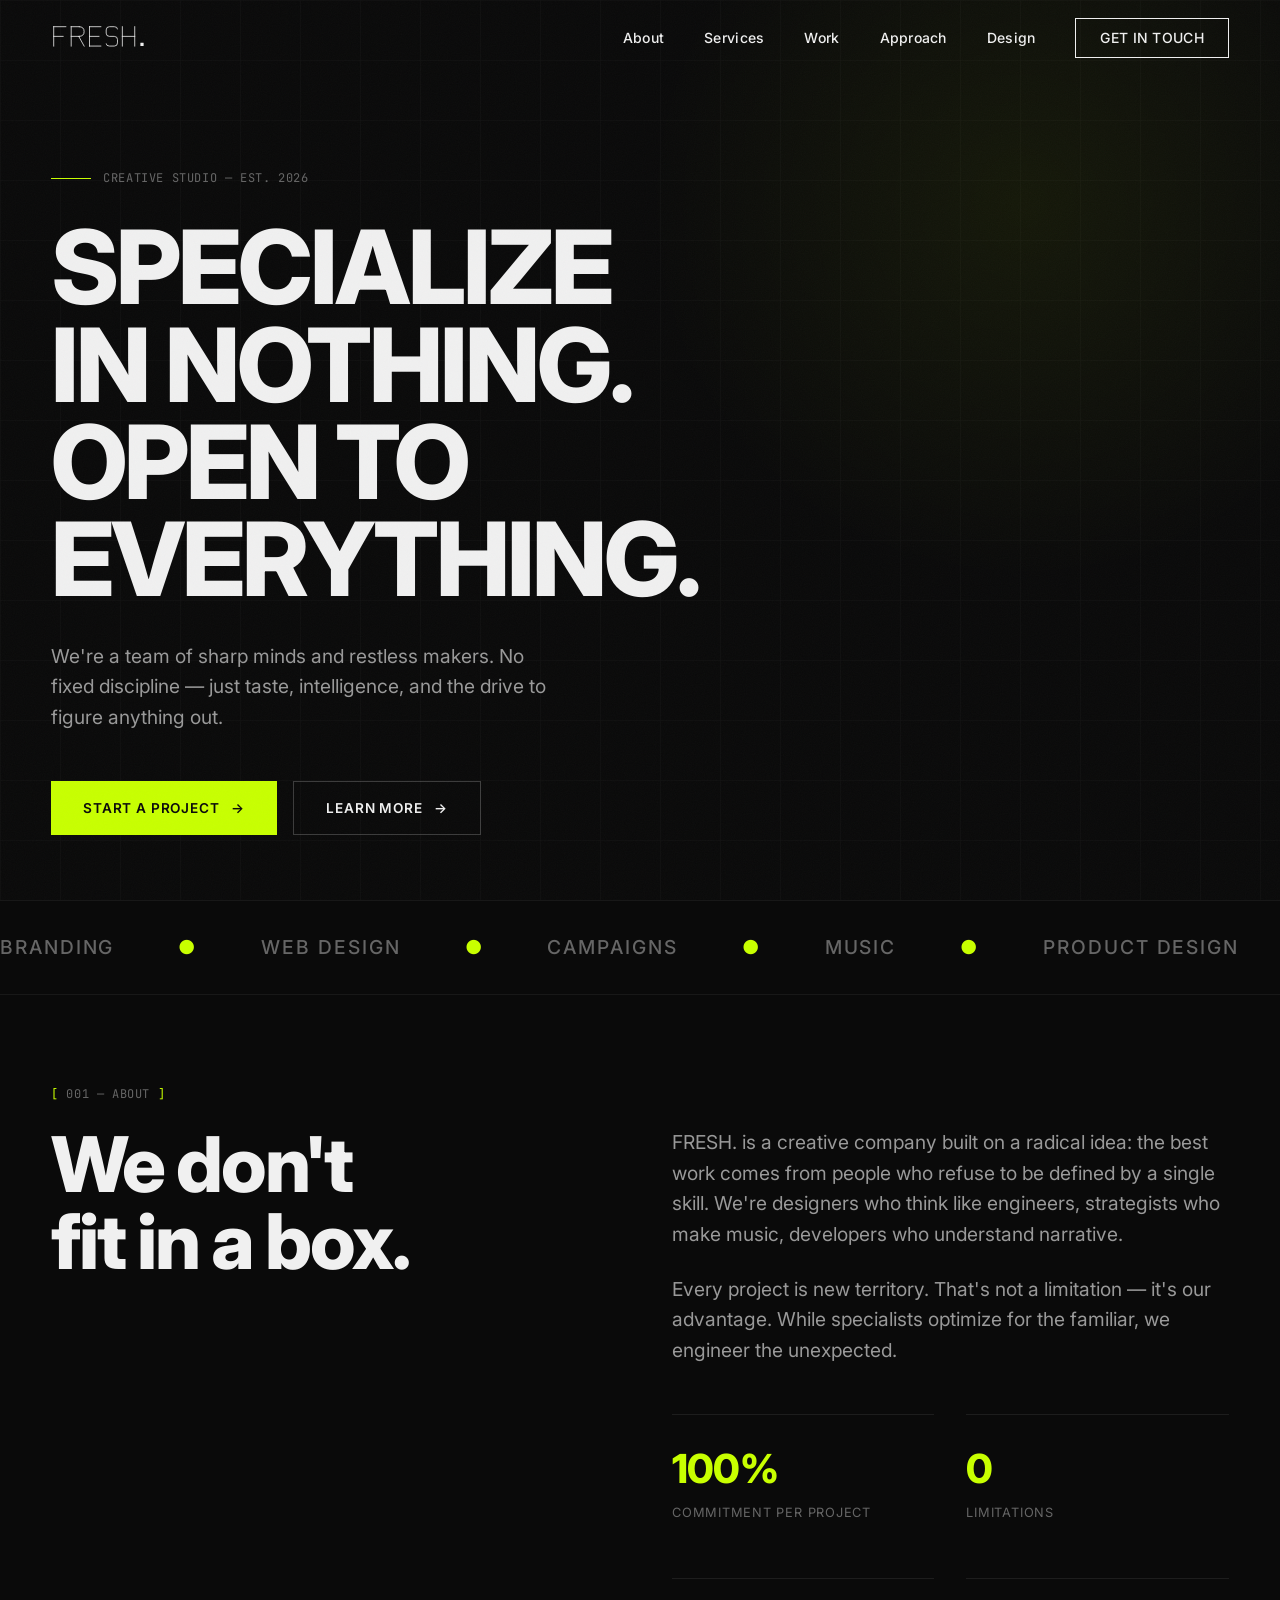
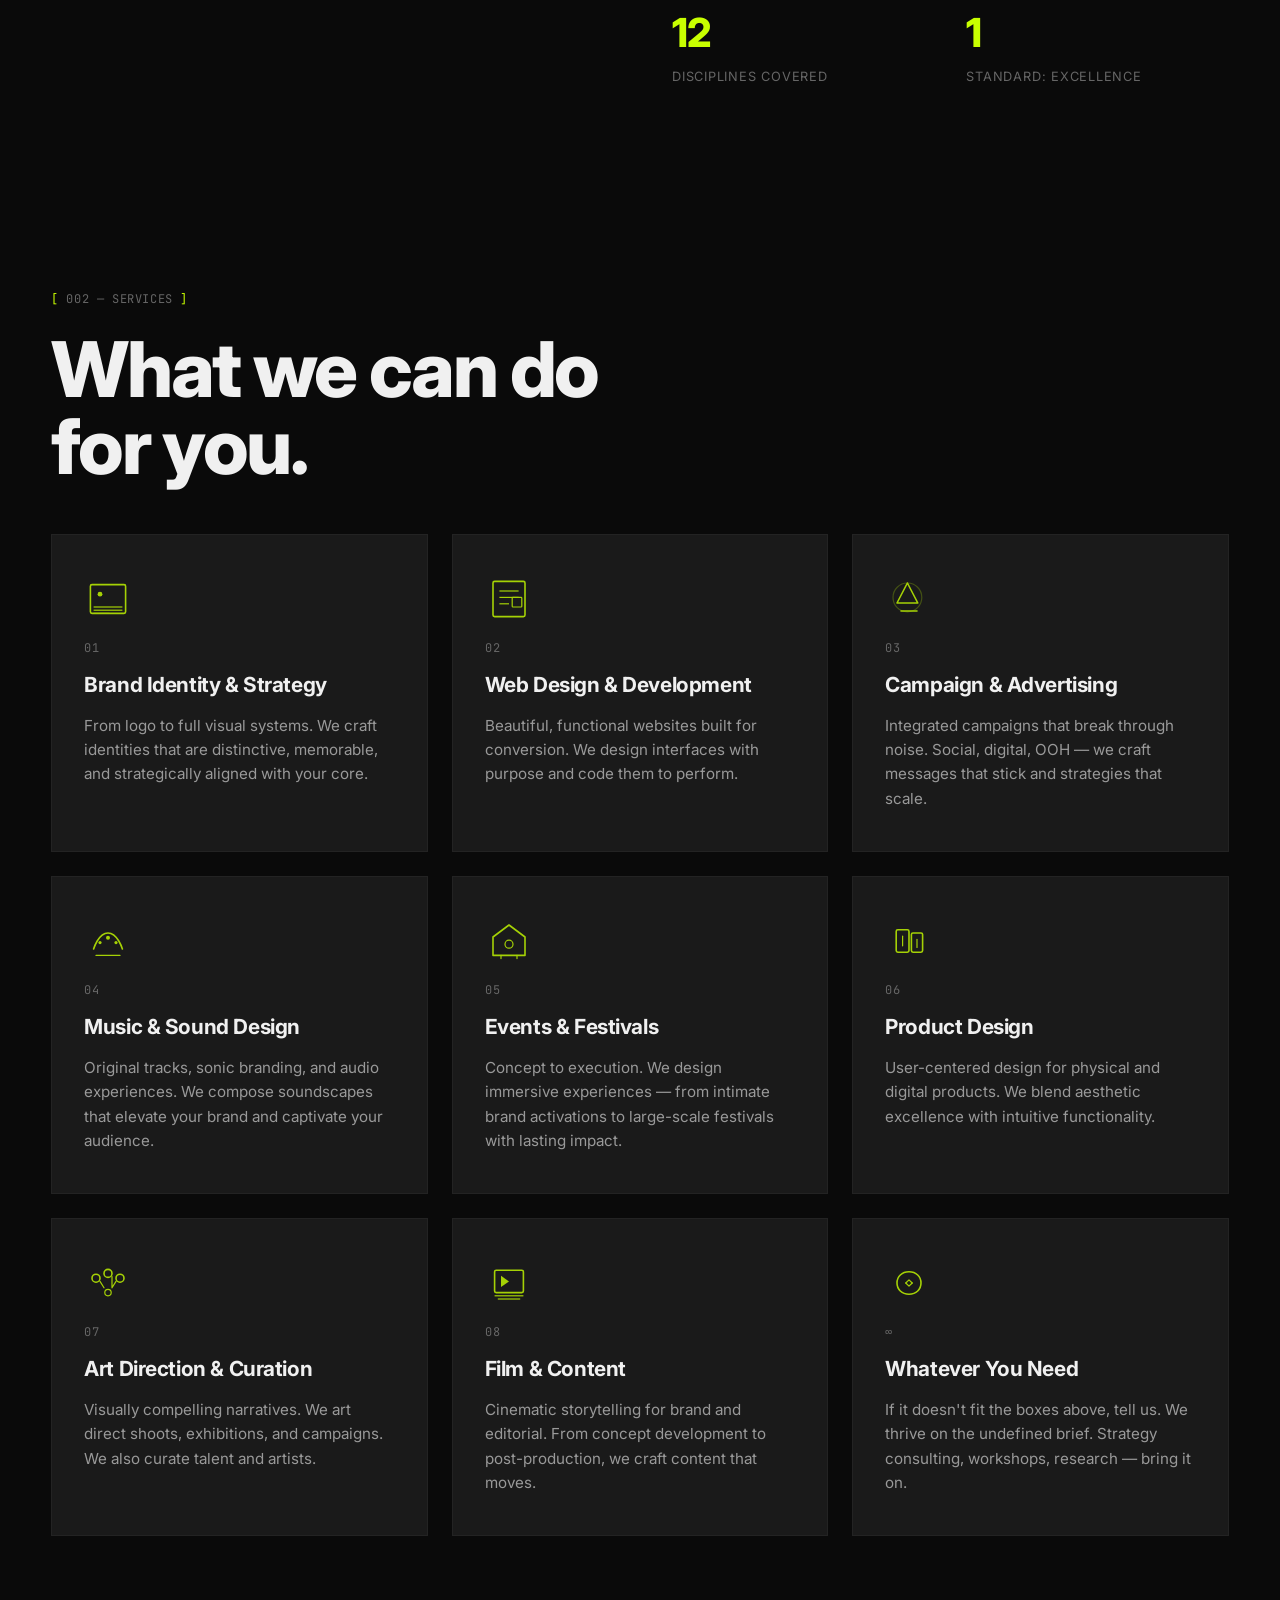
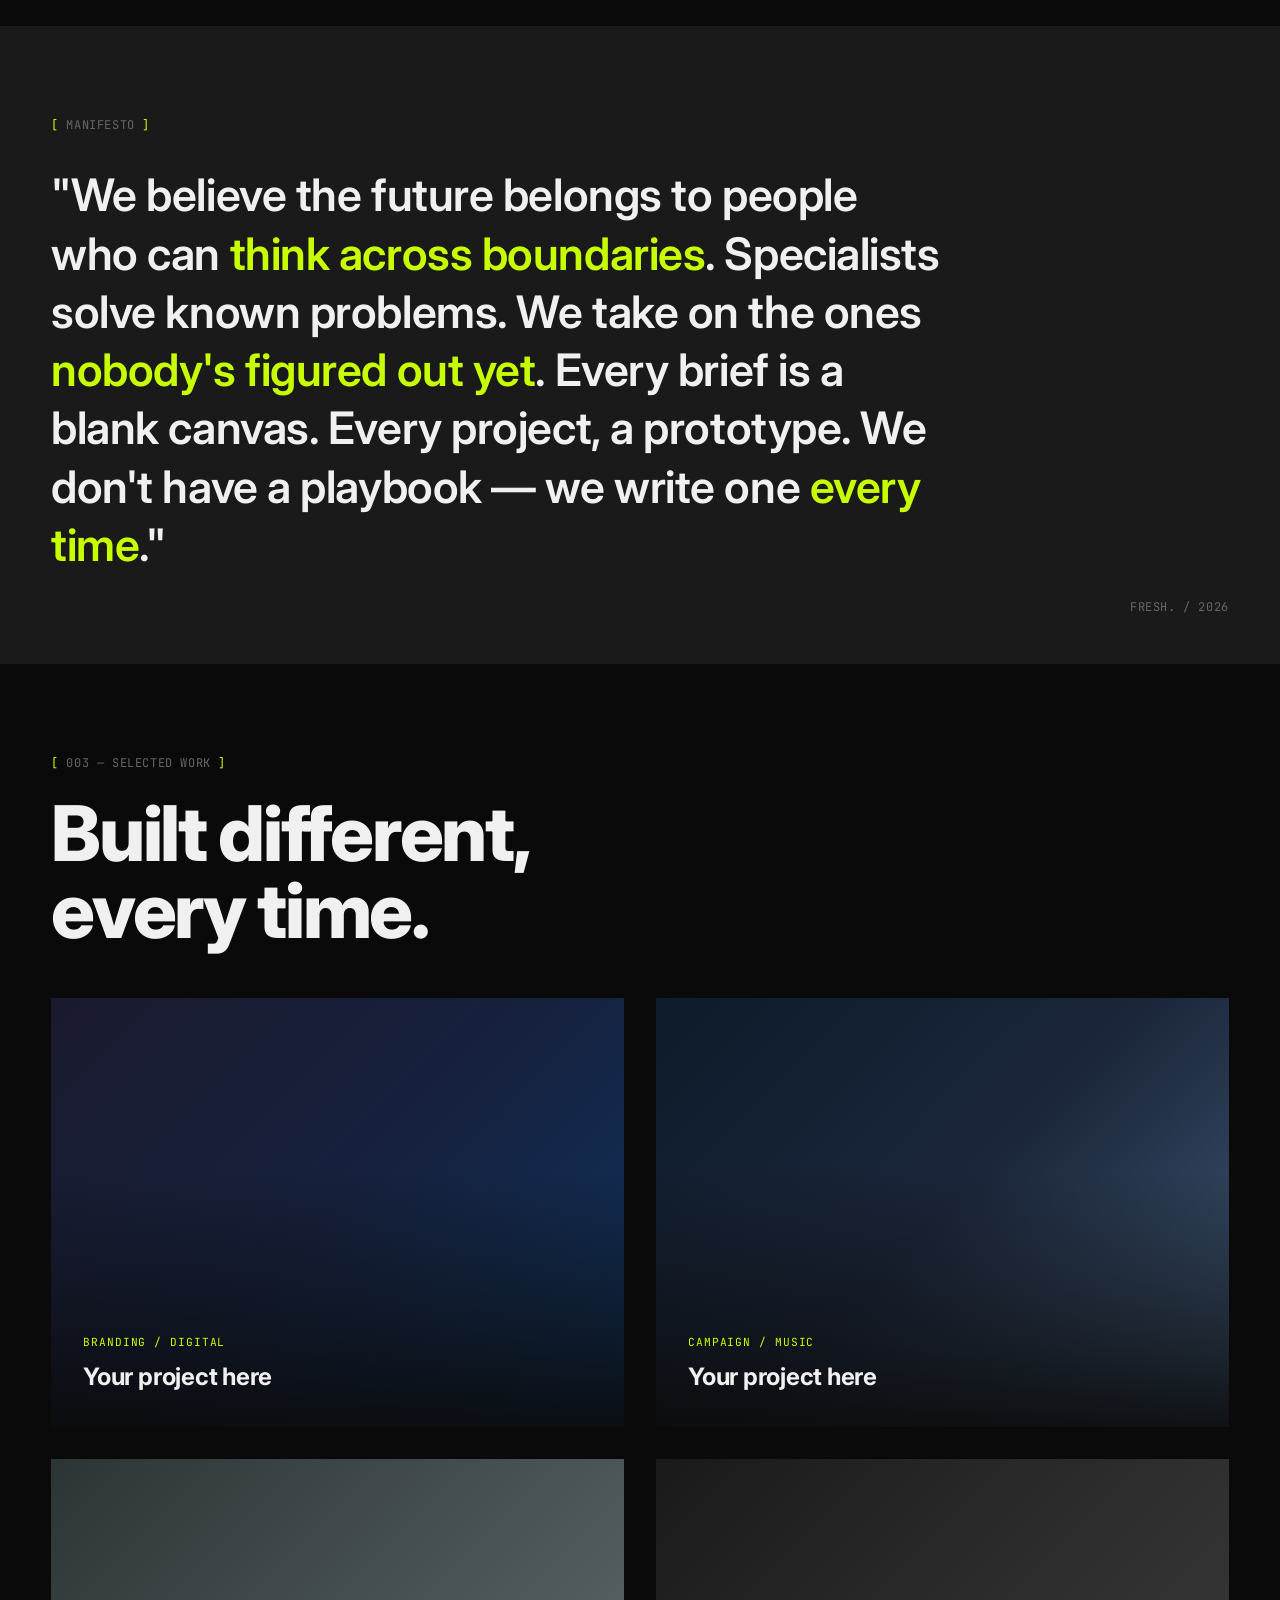
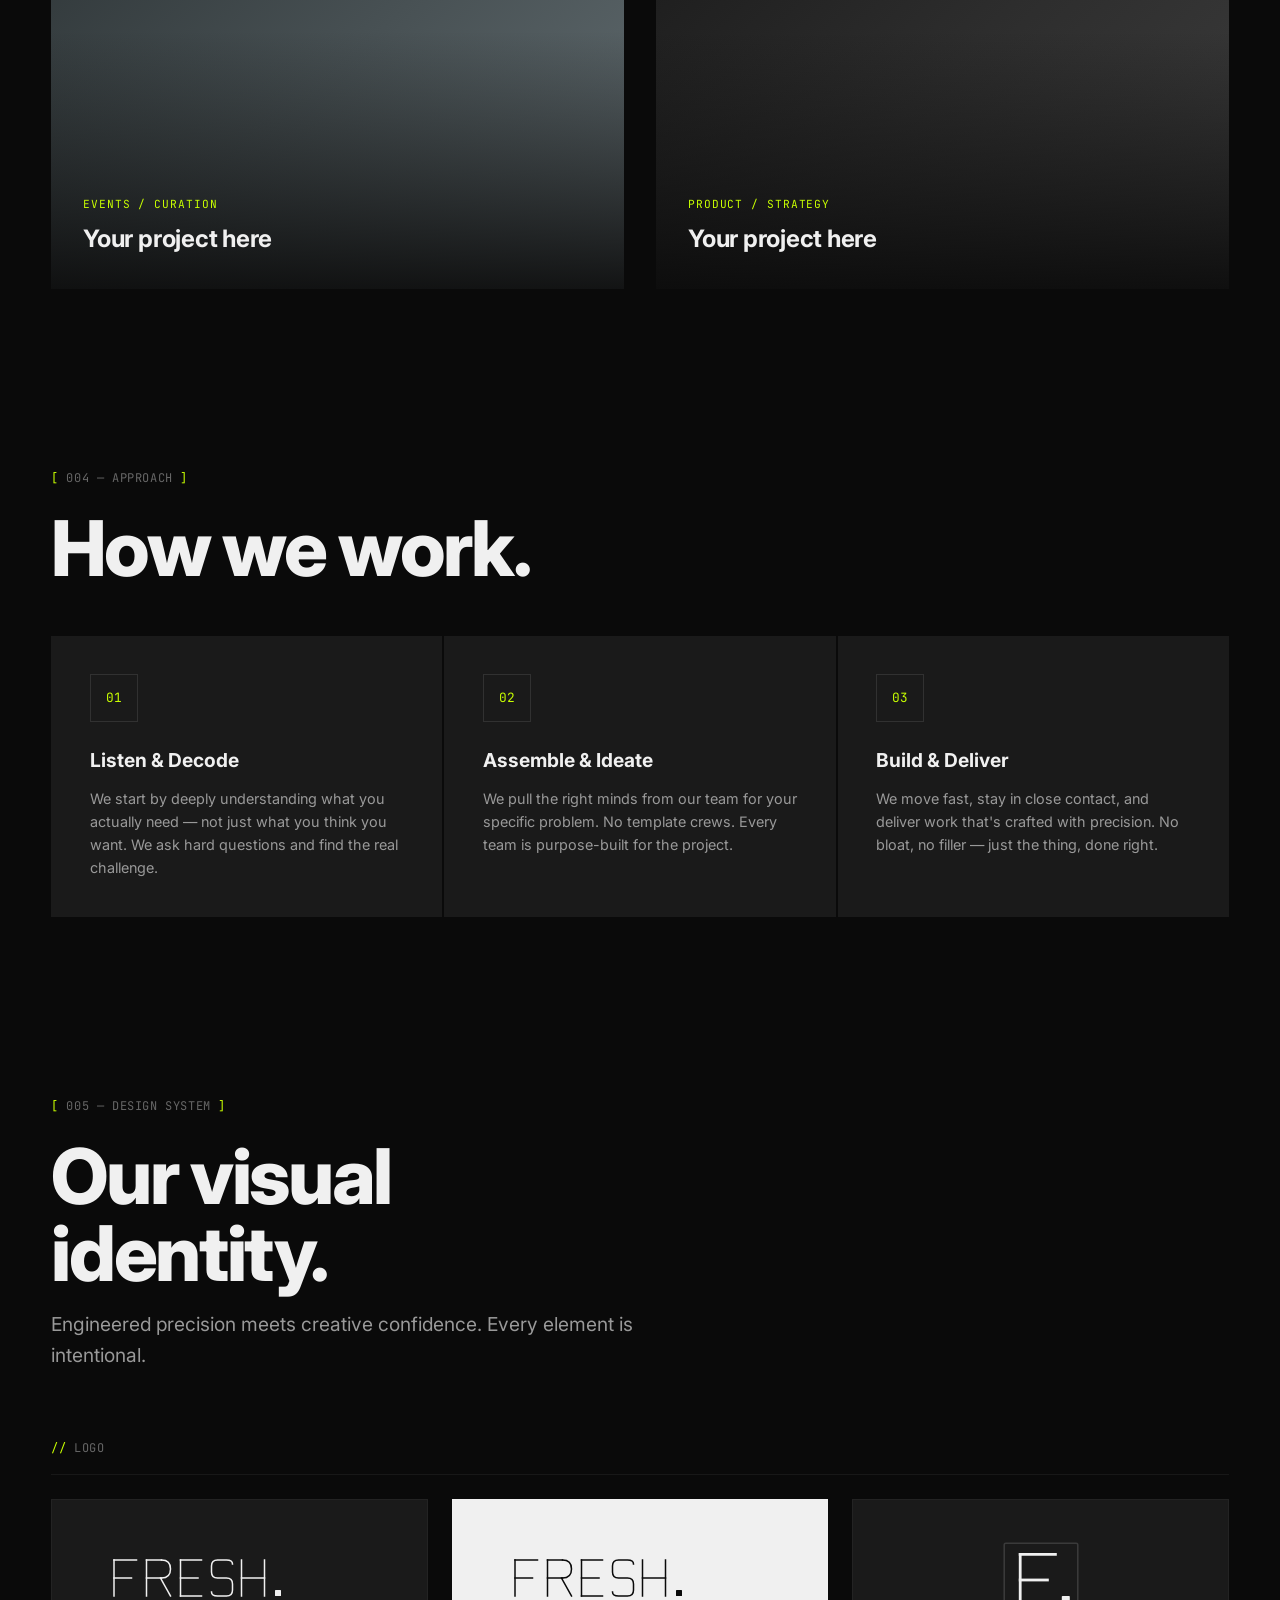
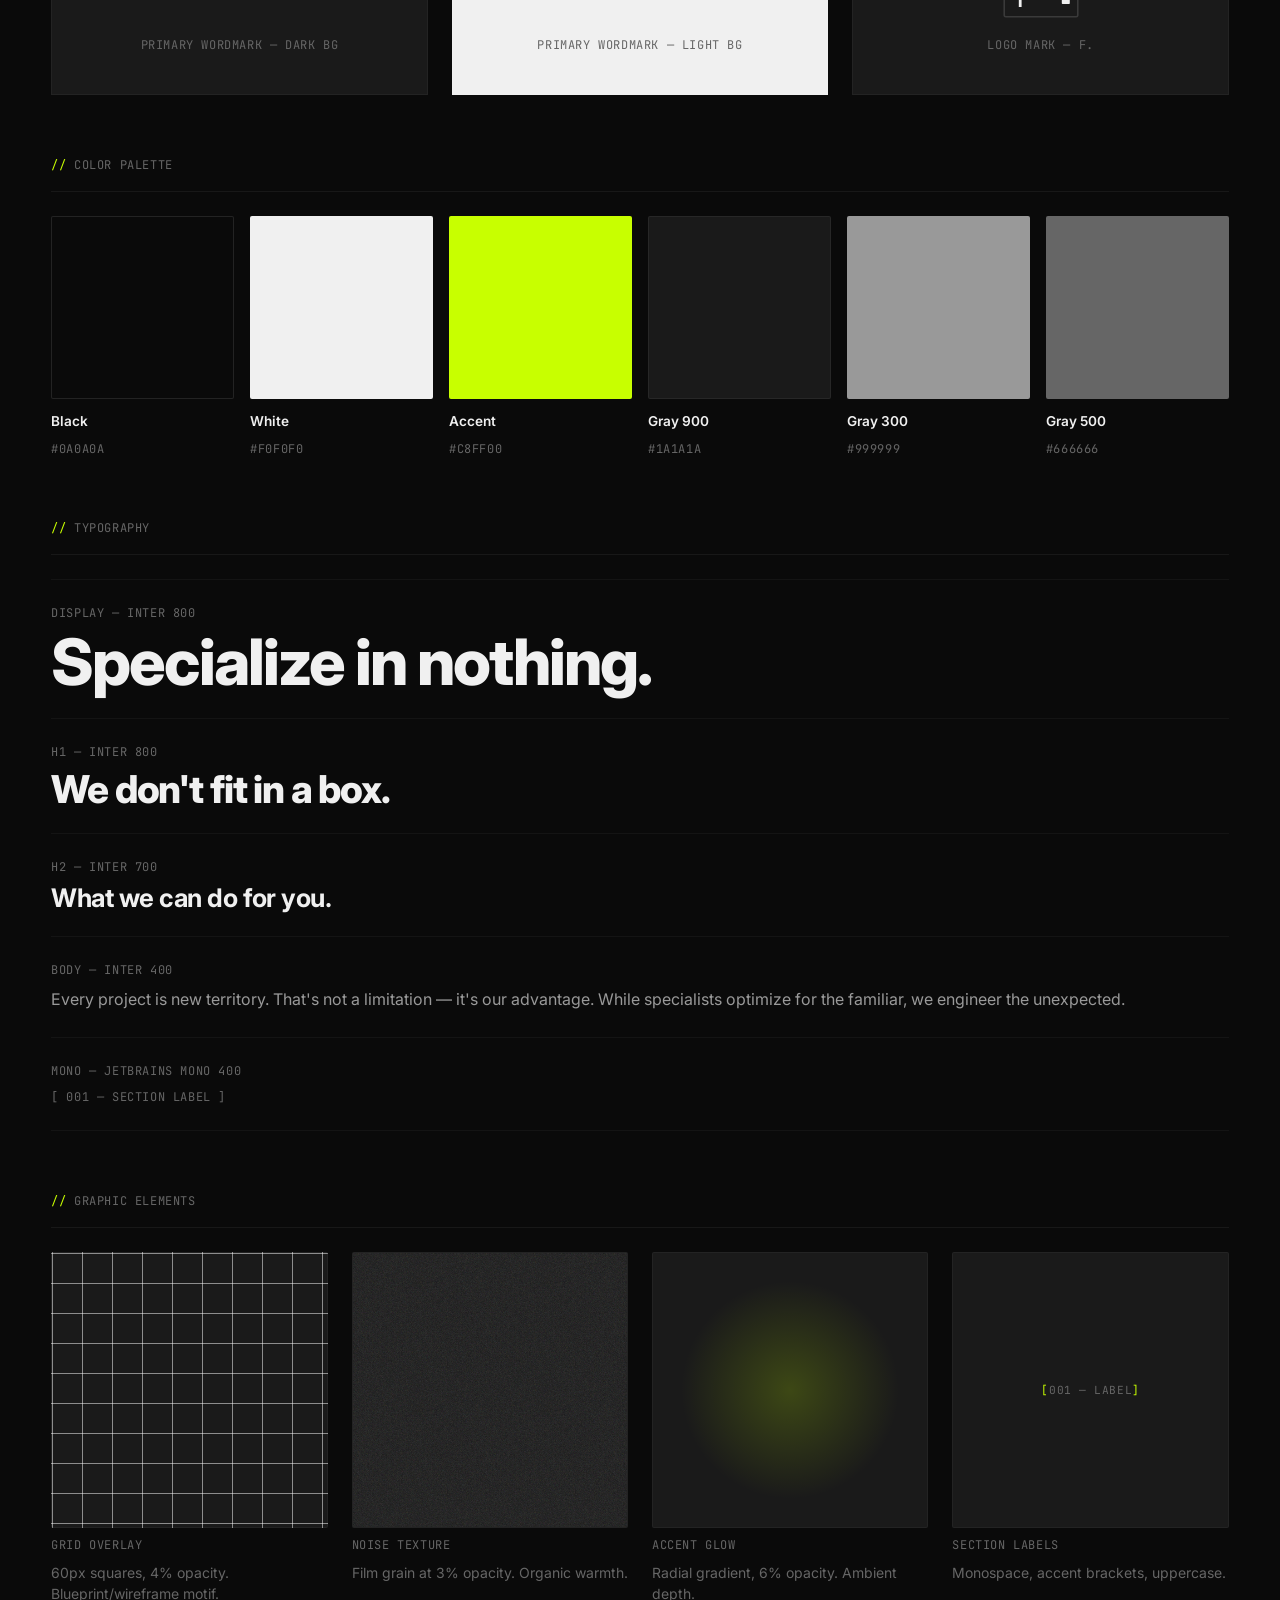
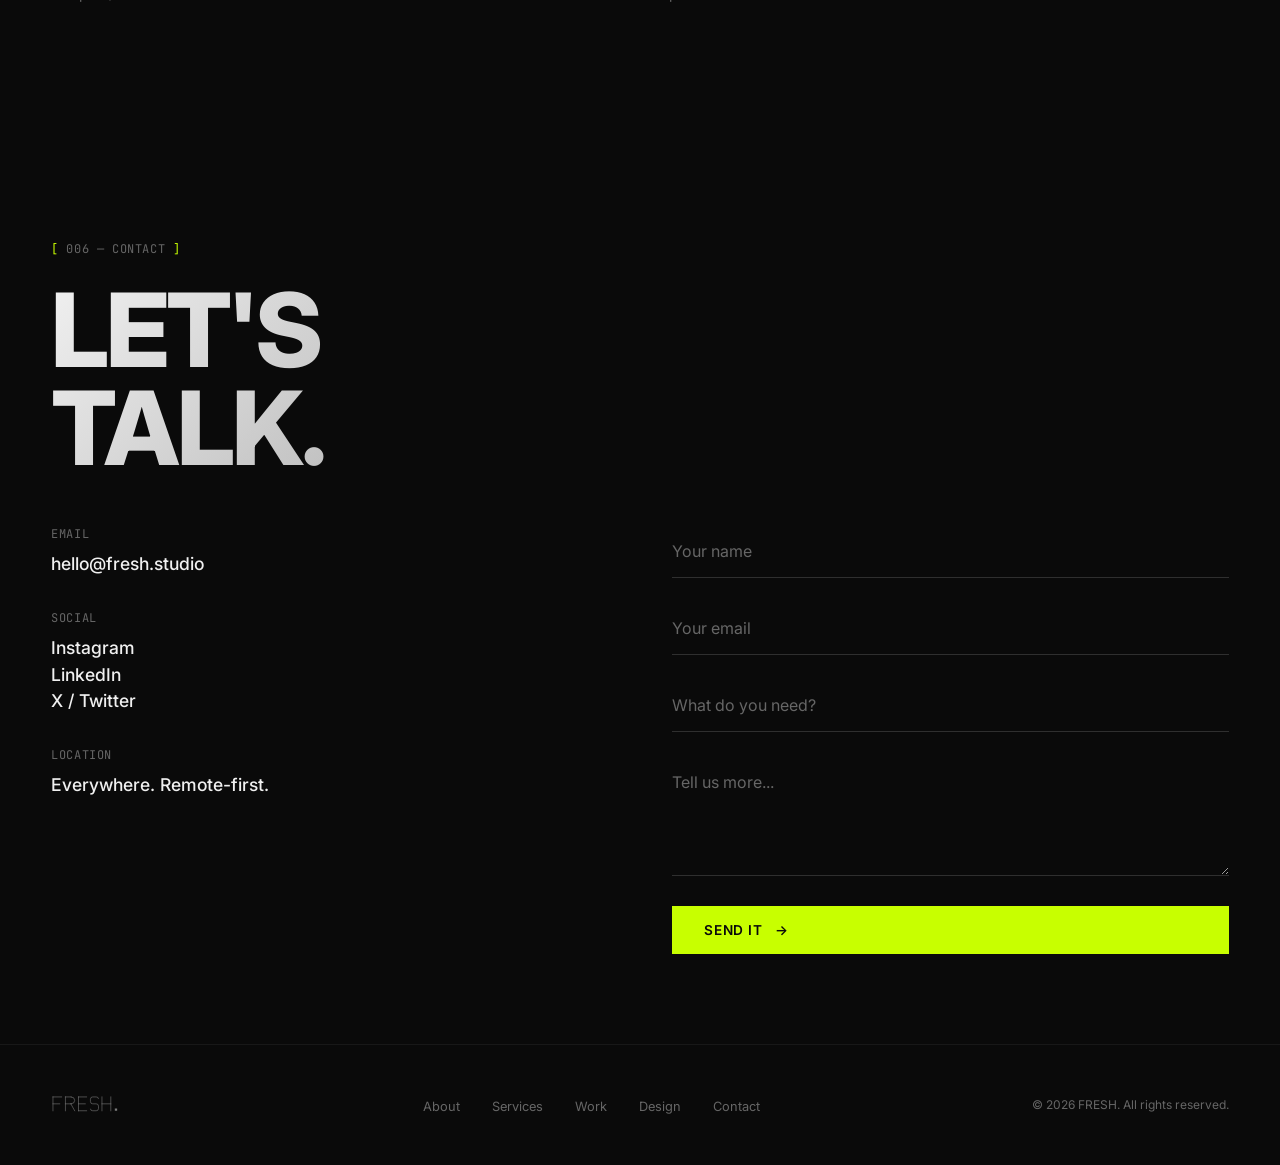
<file: index.html>
<!DOCTYPE html>
<html lang="en">
<head>
  <meta charset="UTF-8">
  <meta name="viewport" content="width=device-width, initial-scale=1.0">
  <title>FRESH. — Specialize in nothing. Open to everything.</title>
  <meta name="description" content="FRESH is a creative studio that refuses to specialize. Design, music, brand, digital, product — we figure it out, every time.">
  
  <!-- Fonts -->
  <link rel="preconnect" href="https://fonts.googleapis.com">
  <link rel="preconnect" href="https://fonts.gstatic.com" crossorigin>
  <link href="https://fonts.googleapis.com/css2?family=Inter:wght@400;500;600;700;800;900&family=JetBrains+Mono:wght@400;500;700&display=swap" rel="stylesheet">
  
  <!-- Favicon -->
  <link rel="icon" href="assets/logo-mark.svg" type="image/svg+xml">
  
  <!-- Styles -->
  <link rel="stylesheet" href="css/style.css">
</head>
<body>

  <!-- Noise overlay -->
  <div class="noise-overlay"></div>

  <!-- Cursor glow -->
  <div class="cursor-glow"></div>

  <!-- ========== NAVIGATION ========== -->
  <nav class="nav">
    <div class="container nav-inner">
      <a href="#" class="nav-logo">
        <svg viewBox="0 0 520 100" fill="none" xmlns="http://www.w3.org/2000/svg">
          <g stroke="currentColor" stroke-width="3" stroke-linecap="square" stroke-linejoin="miter" fill="none">
            <g><line x1="10" y1="10" x2="10" y2="82"/><line x1="10" y1="10" x2="55" y2="10"/><line x1="10" y1="46" x2="45" y2="46"/></g>
            <g transform="translate(75, 10)"><line x1="0" y1="0" x2="0" y2="72"/><line x1="0" y1="0" x2="30" y2="0"/><path d="M30,0 Q48,0 48,18 Q48,36 30,36"/><line x1="0" y1="36" x2="30" y2="36"/><line x1="28" y1="36" x2="48" y2="72"/></g>
            <g transform="translate(143, 10)"><line x1="0" y1="0" x2="0" y2="72"/><line x1="0" y1="0" x2="42" y2="0"/><line x1="0" y1="36" x2="35" y2="36"/><line x1="0" y1="72" x2="42" y2="72"/></g>
            <g transform="translate(205, 10)"><path d="M42,8 Q42,0 30,0 L12,0 Q0,0 0,12 L0,24 Q0,36 12,36 L30,36 Q42,36 42,48 L42,60 Q42,72 30,72 L12,72 Q0,72 0,64"/></g>
            <g transform="translate(265, 10)"><line x1="0" y1="0" x2="0" y2="72"/><line x1="46" y1="0" x2="46" y2="72"/><line x1="0" y1="36" x2="46" y2="36"/></g>
          </g>
          <rect x="332" y="70" width="12" height="12" rx="1" fill="currentColor"/>
        </svg>
      </a>

      <ul class="nav-links">
        <li><a href="#about">About</a></li>
        <li><a href="#services">Services</a></li>
        <li><a href="#work">Work</a></li>
        <li><a href="#approach">Approach</a></li>
        <li><a href="#design">Design</a></li>
        <li><a href="#contact" class="nav-cta">Get in touch</a></li>
      </ul>

      <button class="nav-toggle" aria-label="Toggle navigation">
        <span></span><span></span><span></span>
      </button>
    </div>
  </nav>

  <!-- ========== HERO ========== -->
  <section class="hero">
    <div class="hero-bg-grid"></div>
    <div class="hero-glow"></div>
    <div class="container hero-content">
      <div class="hero-label mono">
        <span class="line"></span>
        Creative studio — est. 2026
      </div>
      <h1 class="h-display hero-title">
        <span class="line-wrapper"><span class="line-inner">Specialize</span></span>
        <span class="line-wrapper"><span class="line-inner">in nothing.</span></span>
        <span class="line-wrapper"><span class="line-inner">Open to</span></span>
        <span class="line-wrapper"><span class="line-inner">everything.</span></span>
      </h1>
      <p class="body-lg hero-subtitle">
        We're a team of sharp minds and restless makers. No fixed discipline — just taste, 
        intelligence, and the drive to figure anything out.
      </p>
      <div class="hero-cta-group">
        <a href="#contact" class="btn btn-primary">
          Start a project <span class="arrow">→</span>
        </a>
        <a href="#about" class="btn btn-outline">
          Learn more <span class="arrow">→</span>
        </a>
      </div>
    </div>
  </section>

  <!-- ========== MARQUEE ========== -->
  <div class="marquee-section">
    <div class="marquee-track">
      <span>Branding</span><span class="dot">●</span>
      <span>Web Design</span><span class="dot">●</span>
      <span>Campaigns</span><span class="dot">●</span>
      <span>Music</span><span class="dot">●</span>
      <span>Product Design</span><span class="dot">●</span>
      <span>Festivals</span><span class="dot">●</span>
      <span>Art Direction</span><span class="dot">●</span>
      <span>Strategy</span><span class="dot">●</span>
      <span>Film</span><span class="dot">●</span>
      <span>Curation</span><span class="dot">●</span>
      <span>Whatever's Next</span><span class="dot">●</span>
    </div>
  </div>

  <!-- ========== ABOUT ========== -->
  <section id="about" class="section about">
    <div class="container">
      <div class="mono reveal" style="margin-bottom: 1.5rem;">
        <span class="accent-text">[</span> 001 — About <span class="accent-text">]</span>
      </div>
      <div class="about-grid">
        <div>
          <h2 class="h1 reveal">We don't<br>fit in a box.</h2>
        </div>
        <div class="about-lead">
          <p class="body-lg reveal reveal-delay-1">
            FRESH. is a creative company built on a radical idea: the best work comes from 
            people who refuse to be defined by a single skill. We're designers who think like 
            engineers, strategists who make music, developers who understand narrative.
          </p>
          <p class="body-lg reveal reveal-delay-2" style="margin-top: 1.5rem;">
            Every project is new territory. That's not a limitation — it's our advantage. 
            While specialists optimize for the familiar, we engineer the unexpected.
          </p>
          <div class="about-stats reveal reveal-delay-3">
            <div class="stat-item">
              <div class="stat-number" data-count="100" data-suffix="%">0%</div>
              <div class="stat-label">Commitment per project</div>
            </div>
            <div class="stat-item">
              <div class="stat-number" data-count="0" data-suffix="">0</div>
              <div class="stat-label">Limitations</div>
            </div>
            <div class="stat-item">
              <div class="stat-number" data-count="12" data-prefix="">0</div>
              <div class="stat-label">Disciplines covered</div>
            </div>
            <div class="stat-item">
              <div class="stat-number" data-count="1" data-suffix="">0</div>
              <div class="stat-label">Standard: excellence</div>
            </div>
          </div>
        </div>
      </div>
    </div>
  </section>

  <!-- ========== SERVICES ========== -->
  <section id="services" class="section">
    <div class="container">
      <div class="mono reveal" style="margin-bottom: 1.5rem;">
        <span class="accent-text">[</span> 002 — Services <span class="accent-text">]</span>
      </div>
      <h2 class="h1 reveal" style="margin-bottom: 3rem;">What we can do<br>for you.</h2>
      
      <div class="services-grid">
        <!-- Service 1 -->
        <div class="service-card reveal">
          <div class="service-card-icon">
            <svg viewBox="0 0 60 60" fill="none" xmlns="http://www.w3.org/2000/svg">
              <rect x="8" y="12" width="44" height="36" rx="2" stroke="currentColor" stroke-width="2"/>
              <circle cx="20" cy="24" r="3" fill="currentColor"/>
              <line x1="12" y1="40" x2="48" y2="40" stroke="currentColor" stroke-width="1.5"/>
              <line x1="12" y1="44" x2="48" y2="44" stroke="currentColor" stroke-width="1.5"/>
              <line x1="12" y1="48" x2="32" y2="48" stroke="currentColor" stroke-width="1.5"/>
            </svg>
          </div>
          <span class="service-number">01</span>
          <h3 class="service-name">Brand Identity & Strategy</h3>
          <p class="service-desc">From logo to full visual systems. We craft identities that are distinctive, memorable, and strategically aligned with your core.</p>
        </div>

        <!-- Service 2 -->
        <div class="service-card reveal reveal-delay-1">
          <div class="service-card-icon">
            <svg viewBox="0 0 60 60" fill="none" xmlns="http://www.w3.org/2000/svg">
              <rect x="10" y="8" width="40" height="44" rx="2" stroke="currentColor" stroke-width="2"/>
              <line x1="18" y1="20" x2="42" y2="20" stroke="currentColor" stroke-width="1.5"/>
              <line x1="18" y1="28" x2="42" y2="28" stroke="currentColor" stroke-width="1.5"/>
              <line x1="18" y1="36" x2="30" y2="36" stroke="currentColor" stroke-width="1.5"/>
              <rect x="34" y="28" width="12" height="12" rx="1" stroke="currentColor" stroke-width="1.5"/>
            </svg>
          </div>
          <span class="service-number">02</span>
          <h3 class="service-name">Web Design & Development</h3>
          <p class="service-desc">Beautiful, functional websites built for conversion. We design interfaces with purpose and code them to perform.</p>
        </div>

        <!-- Service 3 -->
        <div class="service-card reveal reveal-delay-2">
          <div class="service-card-icon">
            <svg viewBox="0 0 60 60" fill="none" xmlns="http://www.w3.org/2000/svg">
              <path d="M15 35L28 10L41 35M15 35H41M20 45H40" stroke="currentColor" stroke-width="2" stroke-linecap="round" stroke-linejoin="round"/>
              <circle cx="28" cy="28" r="18" fill="none" stroke="currentColor" stroke-width="1.5" opacity="0.3"/>
            </svg>
          </div>
          <span class="service-number">03</span>
          <h3 class="service-name">Campaign & Advertising</h3>
          <p class="service-desc">Integrated campaigns that break through noise. Social, digital, OOH — we craft messages that stick and strategies that scale.</p>
        </div>

        <!-- Service 4 -->
        <div class="service-card reveal reveal-delay-1">
          <div class="service-card-icon">
            <svg viewBox="0 0 60 60" fill="none" xmlns="http://www.w3.org/2000/svg">
              <path d="M12 40C12 40 18 20 30 20C42 20 48 40 48 40" stroke="currentColor" stroke-width="2" stroke-linecap="round"/>
              <circle cx="20" cy="32" r="2" fill="currentColor"/>
              <circle cx="30" cy="26" r="2.5" fill="currentColor"/>
              <circle cx="40" cy="32" r="2" fill="currentColor"/>
              <path d="M15 48L45 48" stroke="currentColor" stroke-width="1.5" stroke-linecap="round"/>
            </svg>
          </div>
          <span class="service-number">04</span>
          <h3 class="service-name">Music & Sound Design</h3>
          <p class="service-desc">Original tracks, sonic branding, and audio experiences. We compose soundscapes that elevate your brand and captivate your audience.</p>
        </div>

        <!-- Service 5 -->
        <div class="service-card reveal reveal-delay-2">
          <div class="service-card-icon">
            <svg viewBox="0 0 60 60" fill="none" xmlns="http://www.w3.org/2000/svg">
              <path d="M10 25L30 10L50 25L50 48H10Z" stroke="currentColor" stroke-width="2" stroke-linejoin="round"/>
              <circle cx="30" cy="34" r="5" stroke="currentColor" stroke-width="1.5"/>
              <line x1="20" y1="48" x2="20" y2="52" stroke="currentColor" stroke-width="1.5" stroke-linecap="round"/>
              <line x1="40" y1="48" x2="40" y2="52" stroke="currentColor" stroke-width="1.5" stroke-linecap="round"/>
            </svg>
          </div>
          <span class="service-number">05</span>
          <h3 class="service-name">Events & Festivals</h3>
          <p class="service-desc">Concept to execution. We design immersive experiences — from intimate brand activations to large-scale festivals with lasting impact.</p>
        </div>

        <!-- Service 6 -->
        <div class="service-card reveal reveal-delay-3">
          <div class="service-card-icon">
            <svg viewBox="0 0 60 60" fill="none" xmlns="http://www.w3.org/2000/svg">
              <rect x="14" y="16" width="16" height="28" rx="2" stroke="currentColor" stroke-width="2"/>
              <rect x="33" y="20" width="14" height="24" rx="2" stroke="currentColor" stroke-width="2"/>
              <path d="M22 24L22 36" stroke="currentColor" stroke-width="1.5" stroke-linecap="round"/>
              <path d="M40 28L40 38" stroke="currentColor" stroke-width="1.5" stroke-linecap="round"/>
            </svg>
          </div>
          <span class="service-number">06</span>
          <h3 class="service-name">Product Design</h3>
          <p class="service-desc">User-centered design for physical and digital products. We blend aesthetic excellence with intuitive functionality.</p>
        </div>

        <!-- Service 7 -->
        <div class="service-card reveal reveal-delay-3">
          <div class="service-card-icon">
            <svg viewBox="0 0 60 60" fill="none" xmlns="http://www.w3.org/2000/svg">
              <circle cx="15" cy="24" r="5" stroke="currentColor" stroke-width="2"/>
              <circle cx="30" cy="18" r="5" stroke="currentColor" stroke-width="2"/>
              <circle cx="45" cy="24" r="5" stroke="currentColor" stroke-width="2"/>
              <path d="M20 28L25 36M35 22L35 36M40 28L35 36" stroke="currentColor" stroke-width="1.5" stroke-linecap="round"/>
              <circle cx="30" cy="42" r="4" stroke="currentColor" stroke-width="1.5"/>
            </svg>
          </div>
          <span class="service-number">07</span>
          <h3 class="service-name">Art Direction & Curation</h3>
          <p class="service-desc">Visually compelling narratives. We art direct shoots, exhibitions, and campaigns. We also curate talent and artists.</p>
        </div>

        <!-- Service 8 -->
        <div class="service-card reveal reveal-delay-4">
          <div class="service-card-icon">
            <svg viewBox="0 0 60 60" fill="none" xmlns="http://www.w3.org/2000/svg">
              <rect x="12" y="14" width="36" height="28" rx="2" stroke="currentColor" stroke-width="2"/>
              <polygon points="30,28 20,35 20,21" fill="currentColor"/>
              <line x1="12" y1="46" x2="48" y2="46" stroke="currentColor" stroke-width="1.5"/>
              <line x1="16" y1="50" x2="44" y2="50" stroke="currentColor" stroke-width="1.5"/>
            </svg>
          </div>
          <span class="service-number">08</span>
          <h3 class="service-name">Film & Content</h3>
          <p class="service-desc">Cinematic storytelling for brand and editorial. From concept development to post-production, we craft content that moves.</p>
        </div>

        <!-- Service ∞ -->
        <div class="service-card reveal reveal-delay-4">
          <div class="service-card-icon">
            <svg viewBox="0 0 60 60" fill="none" xmlns="http://www.w3.org/2000/svg">
              <path d="M15 30C15 22 21 16 30 16C39 16 45 22 45 30C45 38 39 44 30 44C21 44 15 38 15 30Z" stroke="currentColor" stroke-width="2"/>
              <path d="M26 30L30 26L34 30" stroke="currentColor" stroke-width="1.5" stroke-linecap="round" stroke-linejoin="round"/>
              <path d="M26 30L30 34L34 30" stroke="currentColor" stroke-width="1.5" stroke-linecap="round" stroke-linejoin="round"/>
            </svg>
          </div>
          <span class="service-number">∞</span>
          <h3 class="service-name">Whatever You Need</h3>
          <p class="service-desc">If it doesn't fit the boxes above, tell us. We thrive on the undefined brief. Strategy consulting, workshops, research — bring it on.</p>
        </div>
      </div>
    </div>
  </section>

  <!-- ========== MANIFESTO ========== -->
  <section class="section manifesto">
    <div class="container">
      <div class="mono reveal" style="margin-bottom: 2rem;">
        <span class="accent-text">[</span> Manifesto <span class="accent-text">]</span>
      </div>
      <p class="manifesto-text reveal">
        "We believe the future belongs to people who can <em>think across boundaries</em>. 
        Specialists solve known problems. We take on the ones <em>nobody's figured out yet</em>. 
        Every brief is a blank canvas. Every project, a prototype. We don't have a playbook — 
        we write one <em>every time</em>."
      </p>
      <div class="manifesto-corner mono reveal">
        FRESH. / 2026
      </div>
    </div>
  </section>

  <!-- ========== SELECTED WORK ========== -->
  <section id="work" class="section">
    <div class="container">
      <div class="mono reveal" style="margin-bottom: 1.5rem;">
        <span class="accent-text">[</span> 003 — Selected Work <span class="accent-text">]</span>
      </div>
      <h2 class="h1 reveal" style="margin-bottom: 3rem;">Built different,<br>every time.</h2>

      <div class="work-grid">
        <div class="work-card reveal">
          <div class="work-card-bg" style="background: linear-gradient(135deg, #1a1a2e 0%, #16213e 50%, #0f3460 100%);"></div>
          <div class="work-card-overlay">
            <span class="work-card-tag">Branding / Digital</span>
            <h3 class="work-card-title">Your project here</h3>
          </div>
        </div>
        <div class="work-card reveal reveal-delay-1">
          <div class="work-card-bg" style="background: linear-gradient(135deg, #0d1b2a 0%, #1b263b 50%, #415a77 100%);"></div>
          <div class="work-card-overlay">
            <span class="work-card-tag">Campaign / Music</span>
            <h3 class="work-card-title">Your project here</h3>
          </div>
        </div>
        <div class="work-card reveal reveal-delay-2">
          <div class="work-card-bg" style="background: linear-gradient(135deg, #2d3436 0%, #636e72 100%);"></div>
          <div class="work-card-overlay">
            <span class="work-card-tag">Events / Curation</span>
            <h3 class="work-card-title">Your project here</h3>
          </div>
        </div>
        <div class="work-card reveal reveal-delay-3">
          <div class="work-card-bg" style="background: linear-gradient(135deg, #1a1a1a 0%, #2d2d2d 50%, #3d3d3d 100%);"></div>
          <div class="work-card-overlay">
            <span class="work-card-tag">Product / Strategy</span>
            <h3 class="work-card-title">Your project here</h3>
          </div>
        </div>
      </div>
    </div>
  </section>

  <!-- ========== APPROACH ========== -->
  <section id="approach" class="section">
    <div class="container">
      <div class="mono reveal" style="margin-bottom: 1.5rem;">
        <span class="accent-text">[</span> 004 — Approach <span class="accent-text">]</span>
      </div>
      <h2 class="h1 reveal" style="margin-bottom: 3rem;">How we work.</h2>

      <div class="approach-grid">
        <div class="approach-card reveal">
          <div class="approach-icon">01</div>
          <h3>Listen & Decode</h3>
          <p>We start by deeply understanding what you actually need — not just what you think you want. We ask hard questions and find the real challenge.</p>
        </div>
        <div class="approach-card reveal reveal-delay-1">
          <div class="approach-icon">02</div>
          <h3>Assemble & Ideate</h3>
          <p>We pull the right minds from our team for your specific problem. No template crews. Every team is purpose-built for the project.</p>
        </div>
        <div class="approach-card reveal reveal-delay-2">
          <div class="approach-icon">03</div>
          <h3>Build & Deliver</h3>
          <p>We move fast, stay in close contact, and deliver work that's crafted with precision. No bloat, no filler — just the thing, done right.</p>
        </div>
      </div>
    </div>
  </section>

  <!-- ========== DESIGN / CVI SHOWCASE ========== -->
  <section id="design" class="section design-showcase">
    <div class="container">
      <div class="mono reveal" style="margin-bottom: 1.5rem;">
        <span class="accent-text">[</span> 005 — Design System <span class="accent-text">]</span>
      </div>
      <h2 class="h1 reveal" style="margin-bottom: 1rem;">Our visual<br>identity.</h2>
      <p class="body-lg reveal" style="margin-bottom: 4rem; max-width: 600px;">
        Engineered precision meets creative confidence. Every element is intentional.
      </p>

      <!-- Logo showcase -->
      <div class="cvi-block reveal">
        <div class="cvi-block-header">
          <span class="mono"><span class="accent-text">//</span> Logo</span>
        </div>
        <div class="cvi-logo-row">
          <div class="cvi-logo-card">
            <div class="cvi-logo-display">
              <svg viewBox="0 0 520 100" fill="none" xmlns="http://www.w3.org/2000/svg" style="width: 260px; color: #f0f0f0;">
                <g stroke="currentColor" stroke-width="3" stroke-linecap="square" stroke-linejoin="miter" fill="none">
                  <g><line x1="10" y1="10" x2="10" y2="82"/><line x1="10" y1="10" x2="55" y2="10"/><line x1="10" y1="46" x2="45" y2="46"/></g>
                  <g transform="translate(75, 10)"><line x1="0" y1="0" x2="0" y2="72"/><line x1="0" y1="0" x2="30" y2="0"/><path d="M30,0 Q48,0 48,18 Q48,36 30,36"/><line x1="0" y1="36" x2="30" y2="36"/><line x1="28" y1="36" x2="48" y2="72"/></g>
                  <g transform="translate(143, 10)"><line x1="0" y1="0" x2="0" y2="72"/><line x1="0" y1="0" x2="42" y2="0"/><line x1="0" y1="36" x2="35" y2="36"/><line x1="0" y1="72" x2="42" y2="72"/></g>
                  <g transform="translate(205, 10)"><path d="M42,8 Q42,0 30,0 L12,0 Q0,0 0,12 L0,24 Q0,36 12,36 L30,36 Q42,36 42,48 L42,60 Q42,72 30,72 L12,72 Q0,72 0,64"/></g>
                  <g transform="translate(265, 10)"><line x1="0" y1="0" x2="0" y2="72"/><line x1="46" y1="0" x2="46" y2="72"/><line x1="0" y1="36" x2="46" y2="36"/></g>
                </g>
                <rect x="332" y="70" width="12" height="12" rx="1" fill="currentColor"/>
              </svg>
            </div>
            <span class="mono" style="margin-top: 1rem;">Primary Wordmark — Dark bg</span>
          </div>
          <div class="cvi-logo-card cvi-logo-card-light">
            <div class="cvi-logo-display">
              <svg viewBox="0 0 520 100" fill="none" xmlns="http://www.w3.org/2000/svg" style="width: 260px; color: #0a0a0a;">
                <g stroke="currentColor" stroke-width="3" stroke-linecap="square" stroke-linejoin="miter" fill="none">
                  <g><line x1="10" y1="10" x2="10" y2="82"/><line x1="10" y1="10" x2="55" y2="10"/><line x1="10" y1="46" x2="45" y2="46"/></g>
                  <g transform="translate(75, 10)"><line x1="0" y1="0" x2="0" y2="72"/><line x1="0" y1="0" x2="30" y2="0"/><path d="M30,0 Q48,0 48,18 Q48,36 30,36"/><line x1="0" y1="36" x2="30" y2="36"/><line x1="28" y1="36" x2="48" y2="72"/></g>
                  <g transform="translate(143, 10)"><line x1="0" y1="0" x2="0" y2="72"/><line x1="0" y1="0" x2="42" y2="0"/><line x1="0" y1="36" x2="35" y2="36"/><line x1="0" y1="72" x2="42" y2="72"/></g>
                  <g transform="translate(205, 10)"><path d="M42,8 Q42,0 30,0 L12,0 Q0,0 0,12 L0,24 Q0,36 12,36 L30,36 Q42,36 42,48 L42,60 Q42,72 30,72 L12,72 Q0,72 0,64"/></g>
                  <g transform="translate(265, 10)"><line x1="0" y1="0" x2="0" y2="72"/><line x1="46" y1="0" x2="46" y2="72"/><line x1="0" y1="36" x2="46" y2="36"/></g>
                </g>
                <rect x="332" y="70" width="12" height="12" rx="1" fill="currentColor"/>
              </svg>
            </div>
            <span class="mono" style="margin-top: 1rem; color: #666;">Primary Wordmark — Light bg</span>
          </div>
          <div class="cvi-logo-card">
            <div class="cvi-logo-display">
              <svg viewBox="0 0 100 100" fill="none" xmlns="http://www.w3.org/2000/svg" style="width: 80px; color: #f0f0f0;">
                <rect x="4" y="4" width="92" height="92" rx="2" stroke="currentColor" stroke-width="2" fill="none" opacity="0.15"/>
                <g stroke="currentColor" stroke-width="3.5" stroke-linecap="square" stroke-linejoin="miter" fill="none" transform="translate(24, 18)">
                  <line x1="0" y1="0" x2="0" y2="64"/><line x1="0" y1="0" x2="44" y2="0"/><line x1="0" y1="32" x2="34" y2="32"/>
                </g>
                <rect x="76" y="70" width="10" height="10" rx="1" fill="currentColor"/>
              </svg>
            </div>
            <span class="mono" style="margin-top: 1rem;">Logo Mark — F.</span>
          </div>
        </div>
      </div>

      <!-- Colors -->
      <div class="cvi-block reveal">
        <div class="cvi-block-header">
          <span class="mono"><span class="accent-text">//</span> Color Palette</span>
        </div>
        <div class="cvi-color-grid">
          <div class="cvi-color-swatch">
            <div class="cvi-swatch-preview" style="background: #0a0a0a; border: 1px solid rgba(255,255,255,0.1);"></div>
            <span class="cvi-swatch-name">Black</span>
            <span class="mono">#0A0A0A</span>
          </div>
          <div class="cvi-color-swatch">
            <div class="cvi-swatch-preview" style="background: #f0f0f0;"></div>
            <span class="cvi-swatch-name">White</span>
            <span class="mono">#F0F0F0</span>
          </div>
          <div class="cvi-color-swatch">
            <div class="cvi-swatch-preview" style="background: #c8ff00;"></div>
            <span class="cvi-swatch-name">Accent</span>
            <span class="mono">#C8FF00</span>
          </div>
          <div class="cvi-color-swatch">
            <div class="cvi-swatch-preview" style="background: #1a1a1a; border: 1px solid rgba(255,255,255,0.06);"></div>
            <span class="cvi-swatch-name">Gray 900</span>
            <span class="mono">#1A1A1A</span>
          </div>
          <div class="cvi-color-swatch">
            <div class="cvi-swatch-preview" style="background: #999;"></div>
            <span class="cvi-swatch-name">Gray 300</span>
            <span class="mono">#999999</span>
          </div>
          <div class="cvi-color-swatch">
            <div class="cvi-swatch-preview" style="background: #666;"></div>
            <span class="cvi-swatch-name">Gray 500</span>
            <span class="mono">#666666</span>
          </div>
        </div>
      </div>

      <!-- Typography -->
      <div class="cvi-block reveal">
        <div class="cvi-block-header">
          <span class="mono"><span class="accent-text">//</span> Typography</span>
        </div>
        <div class="cvi-type-grid">
          <div class="cvi-type-sample">
            <span class="cvi-type-label mono">Display — Inter 800</span>
            <span class="cvi-type-demo" style="font-size: clamp(2rem, 5vw, 4rem); font-weight: 800; letter-spacing: -0.03em; line-height: 1;">Specialize in nothing.</span>
          </div>
          <div class="cvi-type-sample">
            <span class="cvi-type-label mono">H1 — Inter 800</span>
            <span class="cvi-type-demo" style="font-size: clamp(1.5rem, 3vw, 2.5rem); font-weight: 800; letter-spacing: -0.03em; line-height: 1.05;">We don't fit in a box.</span>
          </div>
          <div class="cvi-type-sample">
            <span class="cvi-type-label mono">H2 — Inter 700</span>
            <span class="cvi-type-demo" style="font-size: clamp(1.2rem, 2vw, 1.8rem); font-weight: 700; letter-spacing: -0.02em; line-height: 1.1;">What we can do for you.</span>
          </div>
          <div class="cvi-type-sample">
            <span class="cvi-type-label mono">Body — Inter 400</span>
            <span class="cvi-type-demo" style="font-size: 1rem; font-weight: 400; line-height: 1.6; color: var(--gray-300);">Every project is new territory. That's not a limitation — it's our advantage. While specialists optimize for the familiar, we engineer the unexpected.</span>
          </div>
          <div class="cvi-type-sample">
            <span class="cvi-type-label mono">Mono — JetBrains Mono 400</span>
            <span class="cvi-type-demo" style="font-family: var(--font-mono); font-size: 0.75rem; letter-spacing: 0.05em; text-transform: uppercase; color: var(--gray-500);">[ 001 — Section Label ]</span>
          </div>
        </div>
      </div>

      <!-- Graphic Elements -->
      <div class="cvi-block reveal">
        <div class="cvi-block-header">
          <span class="mono"><span class="accent-text">//</span> Graphic Elements</span>
        </div>
        <div class="cvi-elements-grid">
          <div class="cvi-element-card">
            <div class="cvi-element-demo cvi-demo-grid"></div>
            <span class="mono">Grid Overlay</span>
            <span class="body-sm">60px squares, 4% opacity. Blueprint/wireframe motif.</span>
          </div>
          <div class="cvi-element-card">
            <div class="cvi-element-demo cvi-demo-noise"></div>
            <span class="mono">Noise Texture</span>
            <span class="body-sm">Film grain at 3% opacity. Organic warmth.</span>
          </div>
          <div class="cvi-element-card">
            <div class="cvi-element-demo cvi-demo-glow"></div>
            <span class="mono">Accent Glow</span>
            <span class="body-sm">Radial gradient, 6% opacity. Ambient depth.</span>
          </div>
          <div class="cvi-element-card">
            <div class="cvi-element-demo cvi-demo-label">
              <span class="accent-text">[</span> 001 — Label <span class="accent-text">]</span>
            </div>
            <span class="mono">Section Labels</span>
            <span class="body-sm">Monospace, accent brackets, uppercase.</span>
          </div>
        </div>
      </div>

    </div>
  </section>

  <!-- ========== CONTACT ========== -->
  <section id="contact" class="section contact">
    <div class="container">
      <div class="mono reveal" style="margin-bottom: 1.5rem;">
        <span class="accent-text">[</span> 006 — Contact <span class="accent-text">]</span>
      </div>
      <div class="contact-heading reveal">
        <h2 class="h-display">Let's<br>talk.</h2>
      </div>

      <div class="contact-grid">
        <div>
          <div class="contact-info-item reveal">
            <div class="mono">Email</div>
            <a href="mailto:hello@fresh.studio">hello@fresh.studio</a>
          </div>
          <div class="contact-info-item reveal reveal-delay-1">
            <div class="mono">Social</div>
            <a href="#">Instagram</a><br>
            <a href="#">LinkedIn</a><br>
            <a href="#">X / Twitter</a>
          </div>
          <div class="contact-info-item reveal reveal-delay-2">
            <div class="mono">Location</div>
            <span style="font-size: 1.1rem; font-weight: 500;">Everywhere. Remote-first.</span>
          </div>
        </div>
        <form class="contact-form reveal reveal-delay-1">
          <div class="form-group">
            <input type="text" placeholder="Your name" required>
          </div>
          <div class="form-group">
            <input type="email" placeholder="Your email" required>
          </div>
          <div class="form-group">
            <input type="text" placeholder="What do you need?">
          </div>
          <div class="form-group">
            <textarea placeholder="Tell us more..."></textarea>
          </div>
          <button type="submit" class="btn btn-primary">
            Send it <span class="arrow">→</span>
          </button>
        </form>
      </div>
    </div>
  </section>

  <!-- ========== FOOTER ========== -->
  <footer class="footer">
    <div class="container footer-inner">
      <a href="#" class="footer-logo">
        <svg viewBox="0 0 520 100" fill="none" xmlns="http://www.w3.org/2000/svg">
          <g stroke="currentColor" stroke-width="3" stroke-linecap="square" stroke-linejoin="miter" fill="none">
            <g><line x1="10" y1="10" x2="10" y2="82"/><line x1="10" y1="10" x2="55" y2="10"/><line x1="10" y1="46" x2="45" y2="46"/></g>
            <g transform="translate(75, 10)"><line x1="0" y1="0" x2="0" y2="72"/><line x1="0" y1="0" x2="30" y2="0"/><path d="M30,0 Q48,0 48,18 Q48,36 30,36"/><line x1="0" y1="36" x2="30" y2="36"/><line x1="28" y1="36" x2="48" y2="72"/></g>
            <g transform="translate(143, 10)"><line x1="0" y1="0" x2="0" y2="72"/><line x1="0" y1="0" x2="42" y2="0"/><line x1="0" y1="36" x2="35" y2="36"/><line x1="0" y1="72" x2="42" y2="72"/></g>
            <g transform="translate(205, 10)"><path d="M42,8 Q42,0 30,0 L12,0 Q0,0 0,12 L0,24 Q0,36 12,36 L30,36 Q42,36 42,48 L42,60 Q42,72 30,72 L12,72 Q0,72 0,64"/></g>
            <g transform="translate(265, 10)"><line x1="0" y1="0" x2="0" y2="72"/><line x1="46" y1="0" x2="46" y2="72"/><line x1="0" y1="36" x2="46" y2="36"/></g>
          </g>
          <rect x="332" y="70" width="12" height="12" rx="1" fill="currentColor"/>
        </svg>
      </a>

      <ul class="footer-links">
        <li><a href="#about">About</a></li>
        <li><a href="#services">Services</a></li>
        <li><a href="#work">Work</a></li>
        <li><a href="#design">Design</a></li>
        <li><a href="#contact">Contact</a></li>
      </ul>

      <span class="footer-copy">© <span class="footer-year">2026</span> FRESH. All rights reserved.</span>
    </div>
  </footer>

  <script src="js/main.js"></script>
</body>
</html>
</file>
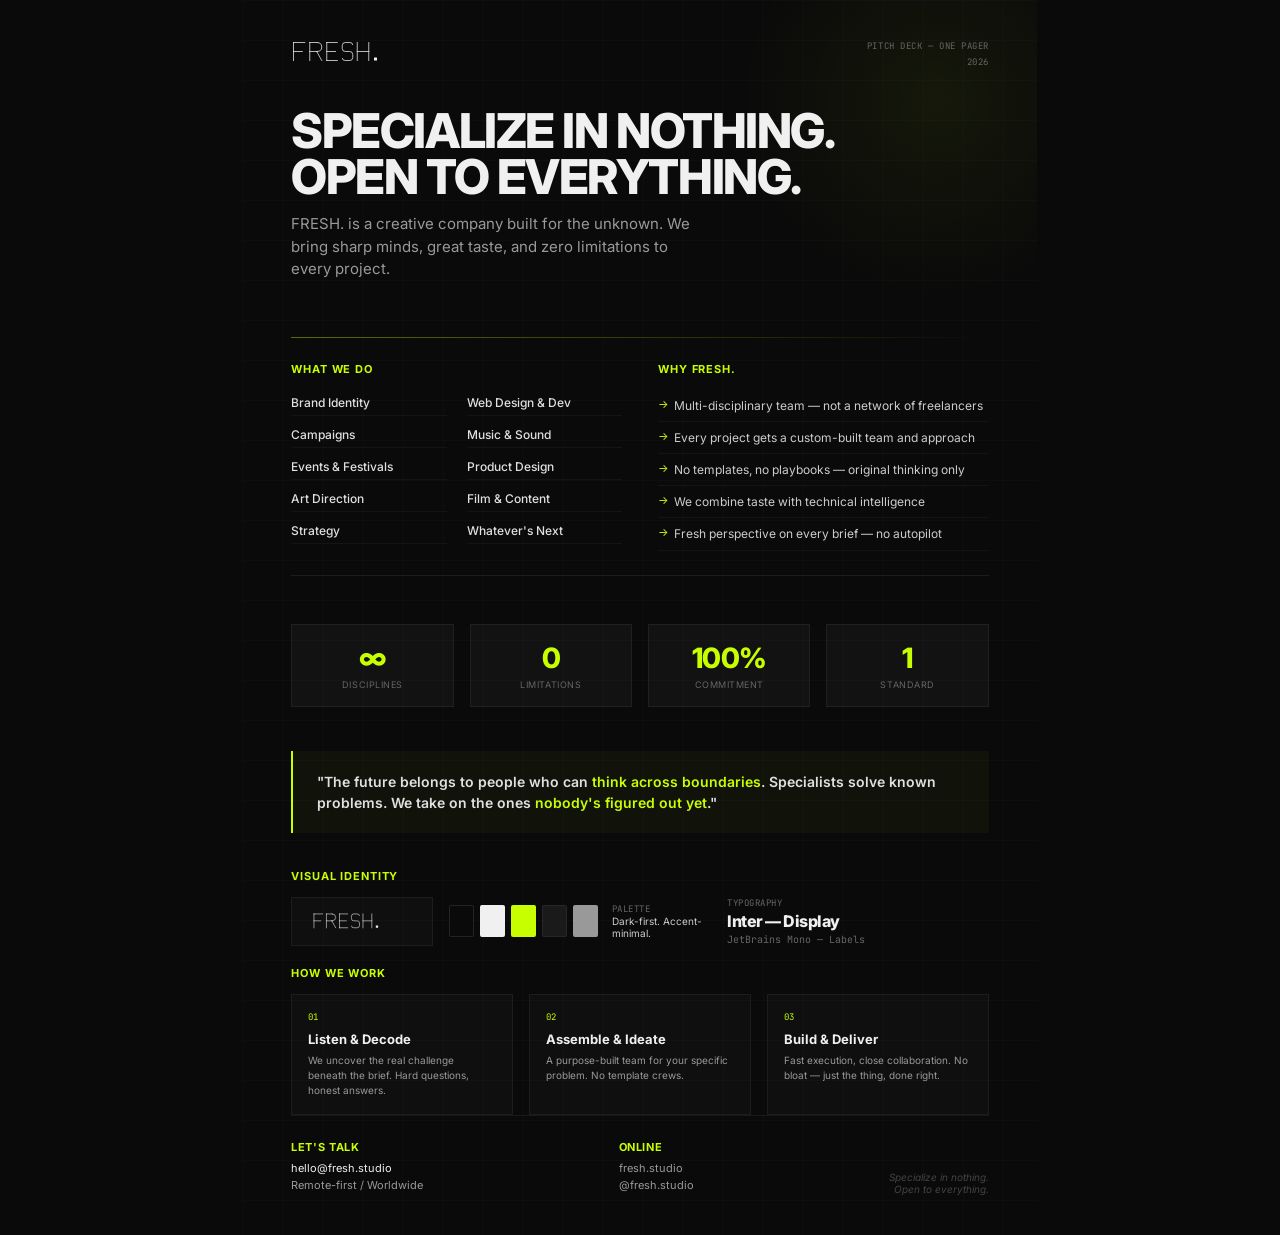
<file: pitch-onepager.html>
<!DOCTYPE html>
<html lang="en">
<head>
  <meta charset="UTF-8">
  <meta name="viewport" content="width=device-width, initial-scale=1.0">
  <title>FRESH. — Pitch One-Pager</title>
  <link rel="preconnect" href="https://fonts.googleapis.com">
  <link rel="preconnect" href="https://fonts.gstatic.com" crossorigin>
  <link href="https://fonts.googleapis.com/css2?family=Inter:wght@400;500;600;700;800;900&family=JetBrains+Mono:wght@400;500;700&display=swap" rel="stylesheet">
  <style>
    @page {
      size: A4;
      margin: 0;
    }

    * {
      margin: 0;
      padding: 0;
      box-sizing: border-box;
    }

    body {
      font-family: 'Inter', 'Helvetica Neue', Arial, sans-serif;
      background: #0a0a0a;
      color: #f0f0f0;
      -webkit-font-smoothing: antialiased;
      -moz-osx-font-smoothing: grayscale;
    }

    .page {
      width: 210mm;
      min-height: 297mm;
      margin: 0 auto;
      padding: 40px 48px;
      position: relative;
      overflow: hidden;
      display: flex;
      flex-direction: column;
    }

    /* Background grid */
    .page::before {
      content: '';
      position: absolute;
      inset: 0;
      opacity: 0.03;
      background-image: 
        linear-gradient(rgba(255,255,255,0.5) 1px, transparent 1px),
        linear-gradient(90deg, rgba(255,255,255,0.5) 1px, transparent 1px);
      background-size: 40px 40px;
      pointer-events: none;
    }

    /* Glow */
    .page::after {
      content: '';
      position: absolute;
      top: -100px;
      right: -100px;
      width: 400px;
      height: 400px;
      border-radius: 50%;
      background: radial-gradient(circle, rgba(200, 255, 0, 0.06) 0%, transparent 70%);
      pointer-events: none;
    }

    .mono {
      font-family: 'JetBrains Mono', monospace;
      font-size: 9px;
      letter-spacing: 0.06em;
      text-transform: uppercase;
      color: #666;
    }

    .accent { color: #c8ff00; }

    /* Header */
    .header {
      display: flex;
      justify-content: space-between;
      align-items: flex-start;
      margin-bottom: 36px;
      position: relative;
      z-index: 1;
    }

    .logo-area svg {
      width: 130px;
      display: block;
      color: #f0f0f0;
    }

    .header-meta {
      text-align: right;
    }

    .header-meta .mono {
      margin-bottom: 4px;
    }

    /* Hero block */
    .hero-block {
      margin-bottom: 32px;
      position: relative;
      z-index: 1;
    }

    .hero-block h1 {
      font-size: 48px;
      font-weight: 800;
      line-height: 0.95;
      letter-spacing: -0.03em;
      text-transform: uppercase;
      margin-bottom: 14px;
    }

    .hero-block .tagline {
      font-size: 15px;
      color: #999;
      line-height: 1.5;
      max-width: 420px;
    }

    /* Divider */
    .divider {
      height: 1px;
      background: rgba(255,255,255,0.08);
      margin: 24px 0;
      position: relative;
      z-index: 1;
    }

    .divider.accent-line {
      background: linear-gradient(90deg, #c8ff00 0%, transparent 100%);
      opacity: 0.4;
    }

    /* Two column layout */
    .two-col {
      display: grid;
      grid-template-columns: 1fr 1fr;
      gap: 36px;
      position: relative;
      z-index: 1;
    }

    /* What we do */
    .section-title {
      font-size: 11px;
      font-weight: 700;
      text-transform: uppercase;
      letter-spacing: 0.08em;
      color: #c8ff00;
      margin-bottom: 14px;
    }

    .services-compact {
      display: grid;
      grid-template-columns: 1fr 1fr;
      gap: 6px 20px;
    }

    .services-compact span {
      font-size: 12px;
      font-weight: 500;
      color: #e0e0e0;
      padding: 5px 0;
      border-bottom: 1px solid rgba(255,255,255,0.04);
    }

    /* Why us */
    .why-list {
      list-style: none;
    }

    .why-list li {
      font-size: 12px;
      line-height: 1.6;
      color: #ccc;
      padding: 6px 0;
      padding-left: 16px;
      position: relative;
      border-bottom: 1px solid rgba(255,255,255,0.04);
    }

    .why-list li::before {
      content: '→';
      position: absolute;
      left: 0;
      color: #c8ff00;
      font-size: 11px;
    }

    /* Stats row */
    .stats-row {
      display: grid;
      grid-template-columns: repeat(4, 1fr);
      gap: 16px;
      margin: 24px 0;
      position: relative;
      z-index: 1;
    }

    .stat-box {
      background: rgba(255,255,255,0.03);
      border: 1px solid rgba(255,255,255,0.06);
      padding: 16px;
      text-align: center;
    }

    .stat-box .number {
      font-size: 28px;
      font-weight: 800;
      color: #c8ff00;
      letter-spacing: -0.02em;
    }

    .stat-box .label {
      font-size: 9px;
      color: #666;
      text-transform: uppercase;
      letter-spacing: 0.06em;
      margin-top: 4px;
    }

    /* Manifesto */
    .manifesto-block {
      background: rgba(200, 255, 0, 0.03);
      border-left: 2px solid #c8ff00;
      padding: 20px 24px;
      margin: 20px 0;
      position: relative;
      z-index: 1;
    }

    .manifesto-block p {
      font-size: 14px;
      font-weight: 600;
      line-height: 1.5;
      color: #e0e0e0;
    }

    .manifesto-block em {
      font-style: normal;
      color: #c8ff00;
    }

    /* How we work */
    .process-row {
      display: grid;
      grid-template-columns: repeat(3, 1fr);
      gap: 16px;
      position: relative;
      z-index: 1;
    }

    .process-step {
      background: rgba(255,255,255,0.02);
      border: 1px solid rgba(255,255,255,0.06);
      padding: 16px;
    }

    .process-step .step-num {
      font-family: 'JetBrains Mono', monospace;
      font-size: 9px;
      color: #c8ff00;
      margin-bottom: 8px;
    }

    .process-step h4 {
      font-size: 13px;
      font-weight: 700;
      margin-bottom: 6px;
    }

    .process-step p {
      font-size: 10px;
      line-height: 1.5;
      color: #999;
    }

    /* Footer */
    .pitch-footer {
      margin-top: auto;
      padding-top: 24px;
      border-top: 1px solid rgba(255,255,255,0.06);
      display: flex;
      justify-content: space-between;
      align-items: flex-end;
      position: relative;
      z-index: 1;
    }

    .pitch-footer .contact-col h4 {
      font-size: 11px;
      font-weight: 700;
      text-transform: uppercase;
      letter-spacing: 0.06em;
      color: #c8ff00;
      margin-bottom: 6px;
    }

    .pitch-footer .contact-col p {
      font-size: 11px;
      color: #999;
      line-height: 1.6;
    }

    .pitch-footer .contact-col a {
      color: #f0f0f0;
      text-decoration: none;
    }

    .pitch-footer .tagline-footer {
      font-size: 10px;
      color: #444;
      text-align: right;
      font-style: italic;
    }

    /* Print styles */
    @media print {
      body { background: #0a0a0a; -webkit-print-color-adjust: exact; print-color-adjust: exact; }
      .page { padding: 36px 42px; }
    }
  </style>
</head>
<body>
  <div class="page">

    <!-- Header -->
    <div class="header">
      <div class="logo-area">
        <svg viewBox="0 0 520 100" fill="none" xmlns="http://www.w3.org/2000/svg">
          <g stroke="currentColor" stroke-width="3" stroke-linecap="square" stroke-linejoin="miter" fill="none">
            <g><line x1="10" y1="10" x2="10" y2="82"/><line x1="10" y1="10" x2="55" y2="10"/><line x1="10" y1="46" x2="45" y2="46"/></g>
            <g transform="translate(75, 10)"><line x1="0" y1="0" x2="0" y2="72"/><line x1="0" y1="0" x2="30" y2="0"/><path d="M30,0 Q48,0 48,18 Q48,36 30,36"/><line x1="0" y1="36" x2="30" y2="36"/><line x1="28" y1="36" x2="48" y2="72"/></g>
            <g transform="translate(143, 10)"><line x1="0" y1="0" x2="0" y2="72"/><line x1="0" y1="0" x2="42" y2="0"/><line x1="0" y1="36" x2="35" y2="36"/><line x1="0" y1="72" x2="42" y2="72"/></g>
            <g transform="translate(205, 10)"><path d="M42,8 Q42,0 30,0 L12,0 Q0,0 0,12 L0,24 Q0,36 12,36 L30,36 Q42,36 42,48 L42,60 Q42,72 30,72 L12,72 Q0,72 0,64"/></g>
            <g transform="translate(265, 10)"><line x1="0" y1="0" x2="0" y2="72"/><line x1="46" y1="0" x2="46" y2="72"/><line x1="0" y1="36" x2="46" y2="36"/></g>
          </g>
          <rect x="332" y="70" width="12" height="12" rx="1" fill="currentColor"/>
        </svg>
      </div>
      <div class="header-meta">
        <div class="mono">Pitch Deck — One Pager</div>
        <div class="mono">2026</div>
      </div>
    </div>

    <!-- Hero -->
    <div class="hero-block">
      <h1>Specialize in nothing.<br>Open to everything.</h1>
      <p class="tagline">
        FRESH. is a creative company built for the unknown. We bring sharp minds, 
        great taste, and zero limitations to every project.
      </p>
    </div>

    <div class="divider accent-line"></div>

    <!-- Two columns: Services + Why Us -->
    <div class="two-col">
      <div>
        <div class="section-title">What We Do</div>
        <div class="services-compact">
          <span>Brand Identity</span>
          <span>Web Design & Dev</span>
          <span>Campaigns</span>
          <span>Music & Sound</span>
          <span>Events & Festivals</span>
          <span>Product Design</span>
          <span>Art Direction</span>
          <span>Film & Content</span>
          <span>Strategy</span>
          <span>Whatever's Next</span>
        </div>
      </div>
      <div>
        <div class="section-title">Why FRESH.</div>
        <ul class="why-list">
          <li>Multi-disciplinary team — not a network of freelancers</li>
          <li>Every project gets a custom-built team and approach</li>
          <li>No templates, no playbooks — original thinking only</li>
          <li>We combine taste with technical intelligence</li>
          <li>Fresh perspective on every brief — no autopilot</li>
        </ul>
      </div>
    </div>

    <div class="divider"></div>

    <!-- Stats -->
    <div class="stats-row">
      <div class="stat-box">
        <div class="number">∞</div>
        <div class="label">Disciplines</div>
      </div>
      <div class="stat-box">
        <div class="number">0</div>
        <div class="label">Limitations</div>
      </div>
      <div class="stat-box">
        <div class="number">100%</div>
        <div class="label">Commitment</div>
      </div>
      <div class="stat-box">
        <div class="number">1</div>
        <div class="label">Standard</div>
      </div>
    </div>

    <!-- Manifesto -->
    <div class="manifesto-block">
      <p>
        "The future belongs to people who can <em>think across boundaries</em>. 
        Specialists solve known problems. We take on the ones 
        <em>nobody's figured out yet</em>."
      </p>
    </div>

    <!-- Visual Identity -->
    <div class="section-title" style="margin-top: 16px;">Visual Identity</div>
    <div style="display: grid; grid-template-columns: auto 1fr 1fr; gap: 16px; position: relative; z-index: 1; margin-bottom: 20px;">
      <!-- Logo preview -->
      <div style="background: rgba(255,255,255,0.02); border: 1px solid rgba(255,255,255,0.06); padding: 14px 20px; display: flex; align-items: center;">
        <svg viewBox="0 0 520 100" fill="none" xmlns="http://www.w3.org/2000/svg" style="width: 100px; color: #f0f0f0;">
          <g stroke="currentColor" stroke-width="3" stroke-linecap="square" stroke-linejoin="miter" fill="none">
            <g><line x1="10" y1="10" x2="10" y2="82"/><line x1="10" y1="10" x2="55" y2="10"/><line x1="10" y1="46" x2="45" y2="46"/></g>
            <g transform="translate(75, 10)"><line x1="0" y1="0" x2="0" y2="72"/><line x1="0" y1="0" x2="30" y2="0"/><path d="M30,0 Q48,0 48,18 Q48,36 30,36"/><line x1="0" y1="36" x2="30" y2="36"/><line x1="28" y1="36" x2="48" y2="72"/></g>
            <g transform="translate(143, 10)"><line x1="0" y1="0" x2="0" y2="72"/><line x1="0" y1="0" x2="42" y2="0"/><line x1="0" y1="36" x2="35" y2="36"/><line x1="0" y1="72" x2="42" y2="72"/></g>
            <g transform="translate(205, 10)"><path d="M42,8 Q42,0 30,0 L12,0 Q0,0 0,12 L0,24 Q0,36 12,36 L30,36 Q42,36 42,48 L42,60 Q42,72 30,72 L12,72 Q0,72 0,64"/></g>
            <g transform="translate(265, 10)"><line x1="0" y1="0" x2="0" y2="72"/><line x1="46" y1="0" x2="46" y2="72"/><line x1="0" y1="36" x2="46" y2="36"/></g>
          </g>
          <rect x="332" y="70" width="12" height="12" rx="1" fill="currentColor"/>
        </svg>
      </div>
      <!-- Colors -->
      <div style="display: flex; gap: 6px; align-items: center;">
        <div style="width: 32px; height: 32px; background: #0a0a0a; border: 1px solid rgba(255,255,255,0.1); border-radius: 2px;"></div>
        <div style="width: 32px; height: 32px; background: #f0f0f0; border-radius: 2px;"></div>
        <div style="width: 32px; height: 32px; background: #c8ff00; border-radius: 2px;"></div>
        <div style="width: 32px; height: 32px; background: #1a1a1a; border: 1px solid rgba(255,255,255,0.06); border-radius: 2px;"></div>
        <div style="width: 32px; height: 32px; background: #999; border-radius: 2px;"></div>
        <div style="margin-left: 8px;">
          <div style="font-size: 9px; color: #666; font-family: 'JetBrains Mono', monospace; text-transform: uppercase; letter-spacing: 0.06em;">Palette</div>
          <div style="font-size: 10px; color: #ccc;">Dark-first. Accent-minimal.</div>
        </div>
      </div>
      <!-- Typefaces -->
      <div style="display: flex; flex-direction: column; justify-content: center; gap: 2px;">
        <div style="font-size: 9px; color: #666; font-family: 'JetBrains Mono', monospace; text-transform: uppercase; letter-spacing: 0.06em;">Typography</div>
        <div style="font-size: 16px; font-weight: 800; letter-spacing: -0.03em; color: #f0f0f0;">Inter — Display</div>
        <div style="font-size: 10px; font-family: 'JetBrains Mono', monospace; color: #666;">JetBrains Mono — Labels</div>
      </div>
    </div>

    <!-- Process -->
    <div class="section-title">How We Work</div>
    <div class="process-row">
      <div class="process-step">
        <div class="step-num">01</div>
        <h4>Listen & Decode</h4>
        <p>We uncover the real challenge beneath the brief. Hard questions, honest answers.</p>
      </div>
      <div class="process-step">
        <div class="step-num">02</div>
        <h4>Assemble & Ideate</h4>
        <p>A purpose-built team for your specific problem. No template crews.</p>
      </div>
      <div class="process-step">
        <div class="step-num">03</div>
        <h4>Build & Deliver</h4>
        <p>Fast execution, close collaboration. No bloat — just the thing, done right.</p>
      </div>
    </div>

    <!-- Footer / Contact -->
    <div class="pitch-footer">
      <div class="contact-col">
        <h4>Let's Talk</h4>
        <p>
          <a href="mailto:hello@fresh.studio">hello@fresh.studio</a><br>
          Remote-first / Worldwide
        </p>
      </div>
      <div class="contact-col">
        <h4>Online</h4>
        <p>
          fresh.studio<br>
          @fresh.studio
        </p>
      </div>
      <div class="tagline-footer">
        Specialize in nothing.<br>Open to everything.
      </div>
    </div>

  </div>
</body>
</html>
</file>
<file: css/style.css>
/* ============================================
   FRESH. — Global Stylesheet
   ============================================ */

/* --- Reset & Base --- */
*, *::before, *::after {
  margin: 0;
  padding: 0;
  box-sizing: border-box;
}

:root {
  --black: #0a0a0a;
  --white: #f0f0f0;
  --gray-100: #e0e0e0;
  --gray-300: #999;
  --gray-500: #666;
  --gray-700: #333;
  --gray-900: #1a1a1a;
  --accent: #c8ff00;
  --accent-dim: #a3cc00;
  --font-primary: 'Inter', 'Helvetica Neue', Arial, sans-serif;
  --font-mono: 'JetBrains Mono', 'SF Mono', 'Fira Code', monospace;
  --ease-out-expo: cubic-bezier(0.16, 1, 0.3, 1);
  --ease-out-quart: cubic-bezier(0.25, 1, 0.5, 1);
}

html {
  font-size: 16px;
  scroll-behavior: smooth;
  -webkit-font-smoothing: antialiased;
  -moz-osx-font-smoothing: grayscale;
}

body {
  font-family: var(--font-primary);
  background: var(--black);
  color: var(--white);
  line-height: 1.5;
  overflow-x: hidden;
}

a {
  color: inherit;
  text-decoration: none;
}

img, svg {
  display: block;
  max-width: 100%;
}

button {
  font-family: inherit;
  cursor: pointer;
  border: none;
  background: none;
  color: inherit;
}

::selection {
  background: var(--accent);
  color: var(--black);
}

/* --- Typography --- */
.h-display {
  font-size: clamp(3rem, 8vw, 8rem);
  font-weight: 800;
  line-height: 0.95;
  letter-spacing: -0.03em;
  text-transform: uppercase;
}

.h1 {
  font-size: clamp(2.5rem, 6vw, 5.5rem);
  font-weight: 800;
  line-height: 1;
  letter-spacing: -0.03em;
}

.h2 {
  font-size: clamp(1.8rem, 4vw, 3.5rem);
  font-weight: 700;
  line-height: 1.1;
  letter-spacing: -0.02em;
}

.h3 {
  font-size: clamp(1.2rem, 2vw, 1.8rem);
  font-weight: 600;
  line-height: 1.2;
  letter-spacing: -0.01em;
}

.body-lg {
  font-size: clamp(1.1rem, 1.5vw, 1.4rem);
  line-height: 1.6;
  color: var(--gray-300);
}

.body-sm {
  font-size: 0.875rem;
  line-height: 1.5;
  color: var(--gray-500);
}

.mono {
  font-family: var(--font-mono);
  font-size: 0.75rem;
  letter-spacing: 0.05em;
  text-transform: uppercase;
  color: var(--gray-500);
}

.accent-text {
  color: var(--accent);
}

/* --- Layout --- */
.container {
  width: 100%;
  max-width: 1400px;
  margin: 0 auto;
  padding: 0 clamp(1.5rem, 4vw, 4rem);
}

.section {
  padding: clamp(4rem, 10vh, 10rem) 0;
}

.grid {
  display: grid;
  gap: 2rem;
}

.grid-2 { grid-template-columns: repeat(2, 1fr); }
.grid-3 { grid-template-columns: repeat(3, 1fr); }
.grid-4 { grid-template-columns: repeat(4, 1fr); }

@media (max-width: 768px) {
  .grid-2, .grid-3, .grid-4 {
    grid-template-columns: 1fr;
  }
}

/* --- Navigation --- */
.nav {
  position: fixed;
  top: 0;
  left: 0;
  right: 0;
  z-index: 1000;
  padding: 1.5rem 0;
  transition: background 0.4s ease, backdrop-filter 0.4s ease;
}

.nav.scrolled {
  background: rgba(10, 10, 10, 0.85);
  backdrop-filter: blur(20px);
  -webkit-backdrop-filter: blur(20px);
}

.nav-inner {
  display: flex;
  align-items: center;
  justify-content: space-between;
}

.nav-logo {
  width: 140px;
  color: var(--white);
}

.nav-links {
  display: flex;
  align-items: center;
  gap: 2.5rem;
  list-style: none;
}

.nav-links a {
  font-size: 0.875rem;
  font-weight: 500;
  letter-spacing: 0.02em;
  transition: color 0.3s ease;
  position: relative;
}

.nav-links a::after {
  content: '';
  position: absolute;
  bottom: -4px;
  left: 0;
  width: 0;
  height: 1px;
  background: var(--accent);
  transition: width 0.3s var(--ease-out-expo);
}

.nav-links a:hover::after {
  width: 100%;
}

.nav-links a:hover {
  color: var(--accent);
}

.nav-cta {
  font-size: 0.8rem;
  font-weight: 600;
  letter-spacing: 0.08em;
  text-transform: uppercase;
  padding: 0.65rem 1.5rem;
  border: 1px solid var(--white);
  transition: all 0.3s ease;
}

.nav-cta:hover {
  background: var(--accent);
  border-color: var(--accent);
  color: var(--black);
}

/* Mobile nav toggle */
.nav-toggle {
  display: none;
  flex-direction: column;
  gap: 5px;
  width: 28px;
  padding: 0;
}

.nav-toggle span {
  display: block;
  height: 2px;
  background: var(--white);
  transition: all 0.3s ease;
}

@media (max-width: 768px) {
  .nav-links { display: none; }
  .nav-toggle { display: flex; }
  
  .nav-links.open {
    display: flex;
    flex-direction: column;
    position: absolute;
    top: 100%;
    left: 0;
    right: 0;
    background: rgba(10, 10, 10, 0.95);
    backdrop-filter: blur(20px);
    padding: 2rem;
    gap: 1.5rem;
  }
}

/* --- Hero --- */
.hero {
  min-height: 100vh;
  display: flex;
  align-items: center;
  position: relative;
  overflow: hidden;
}

.hero-content {
  position: relative;
  z-index: 2;
  padding-top: 6rem;
}

.hero-label {
  display: inline-flex;
  align-items: center;
  gap: 0.75rem;
  margin-bottom: 2rem;
}

.hero-label .line {
  width: 40px;
  height: 1px;
  background: var(--accent);
}

.hero-title {
  max-width: 14ch;
  margin-bottom: 2rem;
}

.hero-title .line-wrapper {
  display: block;
  overflow: hidden;
}

.hero-title .line-inner {
  display: block;
  transform: translateY(110%);
  animation: slideUp 1s var(--ease-out-expo) forwards;
}

.hero-title .line-inner:nth-child(2) { animation-delay: 0.1s; }
.hero-title .line-inner:nth-child(3) { animation-delay: 0.2s; }

@keyframes slideUp {
  to { transform: translateY(0); }
}

.hero-subtitle {
  max-width: 520px;
  margin-bottom: 3rem;
  opacity: 0;
  animation: fadeIn 1s 0.5s var(--ease-out-expo) forwards;
}

@keyframes fadeIn {
  to { opacity: 1; }
}

.hero-cta-group {
  display: flex;
  gap: 1rem;
  opacity: 0;
  animation: fadeIn 1s 0.7s var(--ease-out-expo) forwards;
}

.hero-bg-grid {
  position: absolute;
  inset: 0;
  z-index: 1;
  opacity: 0.04;
  background-image: 
    linear-gradient(rgba(255,255,255,0.5) 1px, transparent 1px),
    linear-gradient(90deg, rgba(255,255,255,0.5) 1px, transparent 1px);
  background-size: 60px 60px;
}

.hero-glow {
  position: absolute;
  top: -20%;
  right: -10%;
  width: 60vw;
  height: 60vw;
  border-radius: 50%;
  background: radial-gradient(circle, rgba(200, 255, 0, 0.06) 0%, transparent 70%);
  z-index: 1;
  pointer-events: none;
}

/* --- Buttons --- */
.btn {
  display: inline-flex;
  align-items: center;
  gap: 0.75rem;
  font-size: 0.85rem;
  font-weight: 600;
  letter-spacing: 0.06em;
  text-transform: uppercase;
  padding: 1rem 2rem;
  transition: all 0.35s var(--ease-out-expo);
  position: relative;
  overflow: hidden;
}

.btn-primary {
  background: var(--accent);
  color: var(--black);
}

.btn-primary:hover {
  background: var(--white);
  transform: translateY(-2px);
}

.btn-outline {
  border: 1px solid rgba(255,255,255,0.2);
  color: var(--white);
}

.btn-outline:hover {
  border-color: var(--accent);
  color: var(--accent);
  transform: translateY(-2px);
}

.btn .arrow {
  transition: transform 0.3s var(--ease-out-expo);
}

.btn:hover .arrow {
  transform: translateX(4px);
}

/* --- Marquee --- */
.marquee-section {
  padding: 2rem 0;
  border-top: 1px solid rgba(255,255,255,0.06);
  border-bottom: 1px solid rgba(255,255,255,0.06);
  overflow: hidden;
}

.marquee-track {
  display: flex;
  gap: 4rem;
  animation: marquee 30s linear infinite;
  width: max-content;
}

.marquee-track span {
  font-size: clamp(1rem, 1.5vw, 1.2rem);
  font-weight: 500;
  text-transform: uppercase;
  letter-spacing: 0.1em;
  color: var(--gray-500);
  white-space: nowrap;
}

.marquee-track .dot {
  color: var(--accent);
}

@keyframes marquee {
  to { transform: translateX(-50%); }
}

/* --- About Section --- */
.about { position: relative; }

.about-grid {
  display: grid;
  grid-template-columns: 1fr 1fr;
  gap: 4rem;
  align-items: start;
}

.about-lead {
  max-width: 600px;
}

.about-stats {
  display: grid;
  grid-template-columns: 1fr 1fr;
  gap: 2rem;
  margin-top: 3rem;
}

.stat-item {
  padding: 1.5rem 0;
  border-top: 1px solid rgba(255,255,255,0.08);
}

.stat-number {
  font-size: 2.5rem;
  font-weight: 800;
  color: var(--accent);
  letter-spacing: -0.02em;
}

.stat-label {
  font-size: 0.8rem;
  color: var(--gray-500);
  text-transform: uppercase;
  letter-spacing: 0.06em;
  margin-top: 0.25rem;
}

@media (max-width: 768px) {
  .about-grid { grid-template-columns: 1fr; gap: 2rem; }
}

/* --- Services --- */
.services-grid {
  display: grid;
  grid-template-columns: repeat(3, 1fr);
  gap: 1.5rem;
}

.service-card {
  background: var(--gray-900);
  border: 1px solid rgba(255,255,255,0.04);
  padding: 2.5rem 2rem;
  display: flex;
  flex-direction: column;
  gap: 1rem;
  transition: all 0.4s var(--ease-out-expo);
  position: relative;
}

.service-card:hover {
  background: rgba(255,255,255,0.02);
  border-color: rgba(200, 255, 0, 0.2);
  transform: translateY(-4px);
}

.service-card-icon {
  width: 48px;
  height: 48px;
  display: flex;
  align-items: center;
  justify-content: center;
  color: var(--accent);
  opacity: 0.8;
  transition: all 0.3s ease;
}

.service-card:hover .service-card-icon {
  opacity: 1;
  transform: scale(1.1);
}

.service-card-icon svg {
  width: 100%;
  height: 100%;
}

.service-card .service-number {
  font-family: var(--font-mono);
  font-size: 0.75rem;
  color: var(--gray-500);
  letter-spacing: 0.08em;
  text-transform: uppercase;
}

.service-card .service-name {
  font-size: 1.3rem;
  font-weight: 700;
  line-height: 1.2;
  letter-spacing: -0.02em;
  color: var(--white);
}

.service-card:hover .service-name {
  color: var(--accent);
}

.service-desc {
  font-size: 0.95rem;
  line-height: 1.6;
  color: var(--gray-300);
  flex-grow: 1;
}

@media (max-width: 1024px) {
  .services-grid { grid-template-columns: repeat(2, 1fr); }
}

@media (max-width: 768px) {
  .services-grid { grid-template-columns: 1fr; }
}

/* --- Philosophy / Manifesto --- */
.manifesto {
  background: var(--gray-900);
  position: relative;
  overflow: hidden;
}

.manifesto-text {
  font-size: clamp(1.6rem, 3.5vw, 3rem);
  font-weight: 600;
  line-height: 1.3;
  letter-spacing: -0.01em;
  max-width: 900px;
}

.manifesto-text em {
  font-style: normal;
  color: var(--accent);
}

.manifesto-corner {
  position: absolute;
  bottom: 3rem;
  right: clamp(1.5rem, 4vw, 4rem);
}

/* --- Selected Work / Projects --- */
.work-grid {
  display: grid;
  grid-template-columns: repeat(2, 1fr);
  gap: 2rem;
}

.work-card {
  position: relative;
  aspect-ratio: 4/3;
  overflow: hidden;
  background: var(--gray-900);
  cursor: pointer;
  group: true;
}

.work-card-bg {
  position: absolute;
  inset: 0;
  background-size: cover;
  background-position: center;
  transition: transform 0.6s var(--ease-out-expo);
}

.work-card:hover .work-card-bg {
  transform: scale(1.05);
}

.work-card-overlay {
  position: absolute;
  inset: 0;
  background: linear-gradient(to top, rgba(10,10,10,0.9) 0%, transparent 60%);
  display: flex;
  flex-direction: column;
  justify-content: flex-end;
  padding: 2rem;
}

.work-card-tag {
  font-family: var(--font-mono);
  font-size: 0.7rem;
  text-transform: uppercase;
  letter-spacing: 0.08em;
  color: var(--accent);
  margin-bottom: 0.5rem;
}

.work-card-title {
  font-size: 1.5rem;
  font-weight: 700;
  letter-spacing: -0.01em;
}

@media (max-width: 768px) {
  .work-grid { grid-template-columns: 1fr; }
}

/* --- Approach --- */
.approach-grid {
  display: grid;
  grid-template-columns: repeat(3, 1fr);
  gap: 2px;
}

.approach-card {
  background: var(--gray-900);
  padding: clamp(2rem, 3vw, 3rem);
  transition: background 0.3s ease;
}

.approach-card:hover {
  background: rgba(200, 255, 0, 0.05);
}

.approach-icon {
  width: 48px;
  height: 48px;
  border: 1px solid rgba(255,255,255,0.1);
  display: flex;
  align-items: center;
  justify-content: center;
  margin-bottom: 1.5rem;
  font-family: var(--font-mono);
  font-size: 0.8rem;
  color: var(--accent);
}

.approach-card h3 {
  font-size: 1.2rem;
  font-weight: 700;
  margin-bottom: 0.75rem;
}

.approach-card p {
  font-size: 0.9rem;
  color: var(--gray-300);
  line-height: 1.6;
}

@media (max-width: 768px) {
  .approach-grid { grid-template-columns: 1fr; }
}

/* --- Contact --- */
.contact {
  position: relative;
}

.contact-heading {
  margin-bottom: 3rem;
}

.contact-heading .h-display {
  background: linear-gradient(135deg, var(--white) 0%, var(--gray-500) 100%);
  -webkit-background-clip: text;
  -webkit-text-fill-color: transparent;
  background-clip: text;
}

.contact-grid {
  display: grid;
  grid-template-columns: 1fr 1fr;
  gap: 4rem;
}

.contact-info-item {
  margin-bottom: 2rem;
}

.contact-info-item .mono {
  margin-bottom: 0.5rem;
}

.contact-info-item a {
  font-size: 1.1rem;
  font-weight: 500;
  transition: color 0.3s ease;
}

.contact-info-item a:hover {
  color: var(--accent);
}

.contact-form {
  display: flex;
  flex-direction: column;
  gap: 1.5rem;
}

.form-group {
  position: relative;
}

.form-group input,
.form-group textarea {
  width: 100%;
  background: transparent;
  border: none;
  border-bottom: 1px solid rgba(255,255,255,0.15);
  padding: 1rem 0;
  font-family: inherit;
  font-size: 1rem;
  color: var(--white);
  outline: none;
  transition: border-color 0.3s ease;
}

.form-group input:focus,
.form-group textarea:focus {
  border-color: var(--accent);
}

.form-group input::placeholder,
.form-group textarea::placeholder {
  color: var(--gray-500);
}

.form-group textarea {
  resize: vertical;
  min-height: 120px;
}

@media (max-width: 768px) {
  .contact-grid { grid-template-columns: 1fr; gap: 2rem; }
}

/* --- Footer --- */
.footer {
  padding: 3rem 0;
  border-top: 1px solid rgba(255,255,255,0.06);
}

.footer-inner {
  display: flex;
  align-items: center;
  justify-content: space-between;
}

.footer-logo {
  width: 100px;
  color: var(--white);
  opacity: 0.5;
}

.footer-links {
  display: flex;
  gap: 2rem;
  list-style: none;
}

.footer-links a {
  font-size: 0.8rem;
  color: var(--gray-500);
  transition: color 0.3s ease;
}

.footer-links a:hover {
  color: var(--accent);
}

.footer-copy {
  font-size: 0.75rem;
  color: var(--gray-500);
}

@media (max-width: 768px) {
  .footer-inner {
    flex-direction: column;
    gap: 1.5rem;
    text-align: center;
  }
}

/* --- Reveal Animations --- */
.reveal {
  opacity: 0;
  transform: translateY(40px);
  transition: opacity 0.8s var(--ease-out-expo), transform 0.8s var(--ease-out-expo);
}

.reveal.visible {
  opacity: 1;
  transform: translateY(0);
}

.reveal-delay-1 { transition-delay: 0.1s; }
.reveal-delay-2 { transition-delay: 0.2s; }
.reveal-delay-3 { transition-delay: 0.3s; }
.reveal-delay-4 { transition-delay: 0.4s; }

/* --- Cursor follower --- */
.cursor-glow {
  position: fixed;
  width: 300px;
  height: 300px;
  border-radius: 50%;
  background: radial-gradient(circle, rgba(200, 255, 0, 0.04) 0%, transparent 70%);
  pointer-events: none;
  z-index: 9999;
  transform: translate(-50%, -50%);
  transition: opacity 0.3s ease;
  opacity: 0;
}

.cursor-glow.active {
  opacity: 1;
}

/* --- Noise overlay --- */
.noise-overlay {
  position: fixed;
  inset: 0;
  pointer-events: none;
  z-index: 10000;
  opacity: 0.03;
  background-image: url("data:image/svg+xml,%3Csvg viewBox='0 0 256 256' xmlns='http://www.w3.org/2000/svg'%3E%3Cfilter id='noise'%3E%3CfeTurbulence type='fractalNoise' baseFrequency='0.9' numOctaves='4' stitchTiles='stitch'/%3E%3C/filter%3E%3Crect width='100%25' height='100%25' filter='url(%23noise)'/%3E%3C/svg%3E");
  background-repeat: repeat;
  background-size: 256px;
}

/* --- Design Showcase / CVI --- */
.design-showcase {
  background: var(--black);
}

.cvi-block {
  margin-bottom: 3.5rem;
}

.cvi-block-header {
  padding-bottom: 1rem;
  margin-bottom: 1.5rem;
  border-bottom: 1px solid rgba(255,255,255,0.06);
}

.cvi-logo-row {
  display: grid;
  grid-template-columns: 1fr 1fr 1fr;
  gap: 1.5rem;
}

.cvi-logo-card {
  background: var(--gray-900);
  border: 1px solid rgba(255,255,255,0.04);
  padding: 2.5rem 2rem;
  display: flex;
  flex-direction: column;
  align-items: center;
  text-align: center;
  transition: border-color 0.3s ease;
}

.cvi-logo-card:hover {
  border-color: rgba(200, 255, 0, 0.15);
}

.cvi-logo-card-light {
  background: #f0f0f0;
}

.cvi-logo-display {
  display: flex;
  align-items: center;
  justify-content: center;
  min-height: 80px;
}

/* Colors */
.cvi-color-grid {
  display: grid;
  grid-template-columns: repeat(6, 1fr);
  gap: 1rem;
}

.cvi-color-swatch {
  display: flex;
  flex-direction: column;
  gap: 0.5rem;
}

.cvi-swatch-preview {
  width: 100%;
  aspect-ratio: 1;
  border-radius: 2px;
  transition: transform 0.3s var(--ease-out-expo);
}

.cvi-color-swatch:hover .cvi-swatch-preview {
  transform: scale(1.05);
}

.cvi-swatch-name {
  font-size: 0.85rem;
  font-weight: 600;
  margin-top: 0.25rem;
}

/* Typography */
.cvi-type-grid {
  display: flex;
  flex-direction: column;
  gap: 0;
}

.cvi-type-sample {
  display: flex;
  flex-direction: column;
  gap: 0.5rem;
  padding: 1.5rem 0;
  border-bottom: 1px solid rgba(255,255,255,0.04);
}

.cvi-type-sample:first-child {
  border-top: 1px solid rgba(255,255,255,0.04);
}

.cvi-type-label {
  color: var(--gray-500);
}

.cvi-type-demo {
  color: var(--white);
}

/* Graphic Elements */
.cvi-elements-grid {
  display: grid;
  grid-template-columns: repeat(4, 1fr);
  gap: 1.5rem;
}

.cvi-element-card {
  display: flex;
  flex-direction: column;
  gap: 0.5rem;
}

.cvi-element-demo {
  width: 100%;
  aspect-ratio: 1;
  border-radius: 2px;
  border: 1px solid rgba(255,255,255,0.04);
  display: flex;
  align-items: center;
  justify-content: center;
  overflow: hidden;
  position: relative;
}

.cvi-demo-grid {
  background-color: var(--gray-900);
  background-image: 
    linear-gradient(rgba(255,255,255,0.5) 1px, transparent 1px),
    linear-gradient(90deg, rgba(255,255,255,0.5) 1px, transparent 1px);
  background-size: 30px 30px;
}

.cvi-demo-noise {
  background: var(--gray-900);
}

.cvi-demo-noise::after {
  content: '';
  position: absolute;
  inset: 0;
  opacity: 0.15;
  background-image: url("data:image/svg+xml,%3Csvg viewBox='0 0 256 256' xmlns='http://www.w3.org/2000/svg'%3E%3Cfilter id='noise'%3E%3CfeTurbulence type='fractalNoise' baseFrequency='0.9' numOctaves='4' stitchTiles='stitch'/%3E%3C/filter%3E%3Crect width='100%25' height='100%25' filter='url(%23noise)'/%3E%3C/svg%3E");
  background-repeat: repeat;
  background-size: 128px;
}

.cvi-demo-glow {
  background: var(--gray-900);
}

.cvi-demo-glow::after {
  content: '';
  position: absolute;
  width: 80%;
  height: 80%;
  border-radius: 50%;
  background: radial-gradient(circle, rgba(200, 255, 0, 0.2) 0%, transparent 70%);
}

.cvi-demo-label {
  background: var(--gray-900);
  font-family: var(--font-mono);
  font-size: 0.7rem;
  letter-spacing: 0.05em;
  text-transform: uppercase;
  color: var(--gray-500);
}

@media (max-width: 768px) {
  .cvi-logo-row { grid-template-columns: 1fr; }
  .cvi-color-grid { grid-template-columns: repeat(3, 1fr); }
  .cvi-elements-grid { grid-template-columns: repeat(2, 1fr); }
}
</file>
